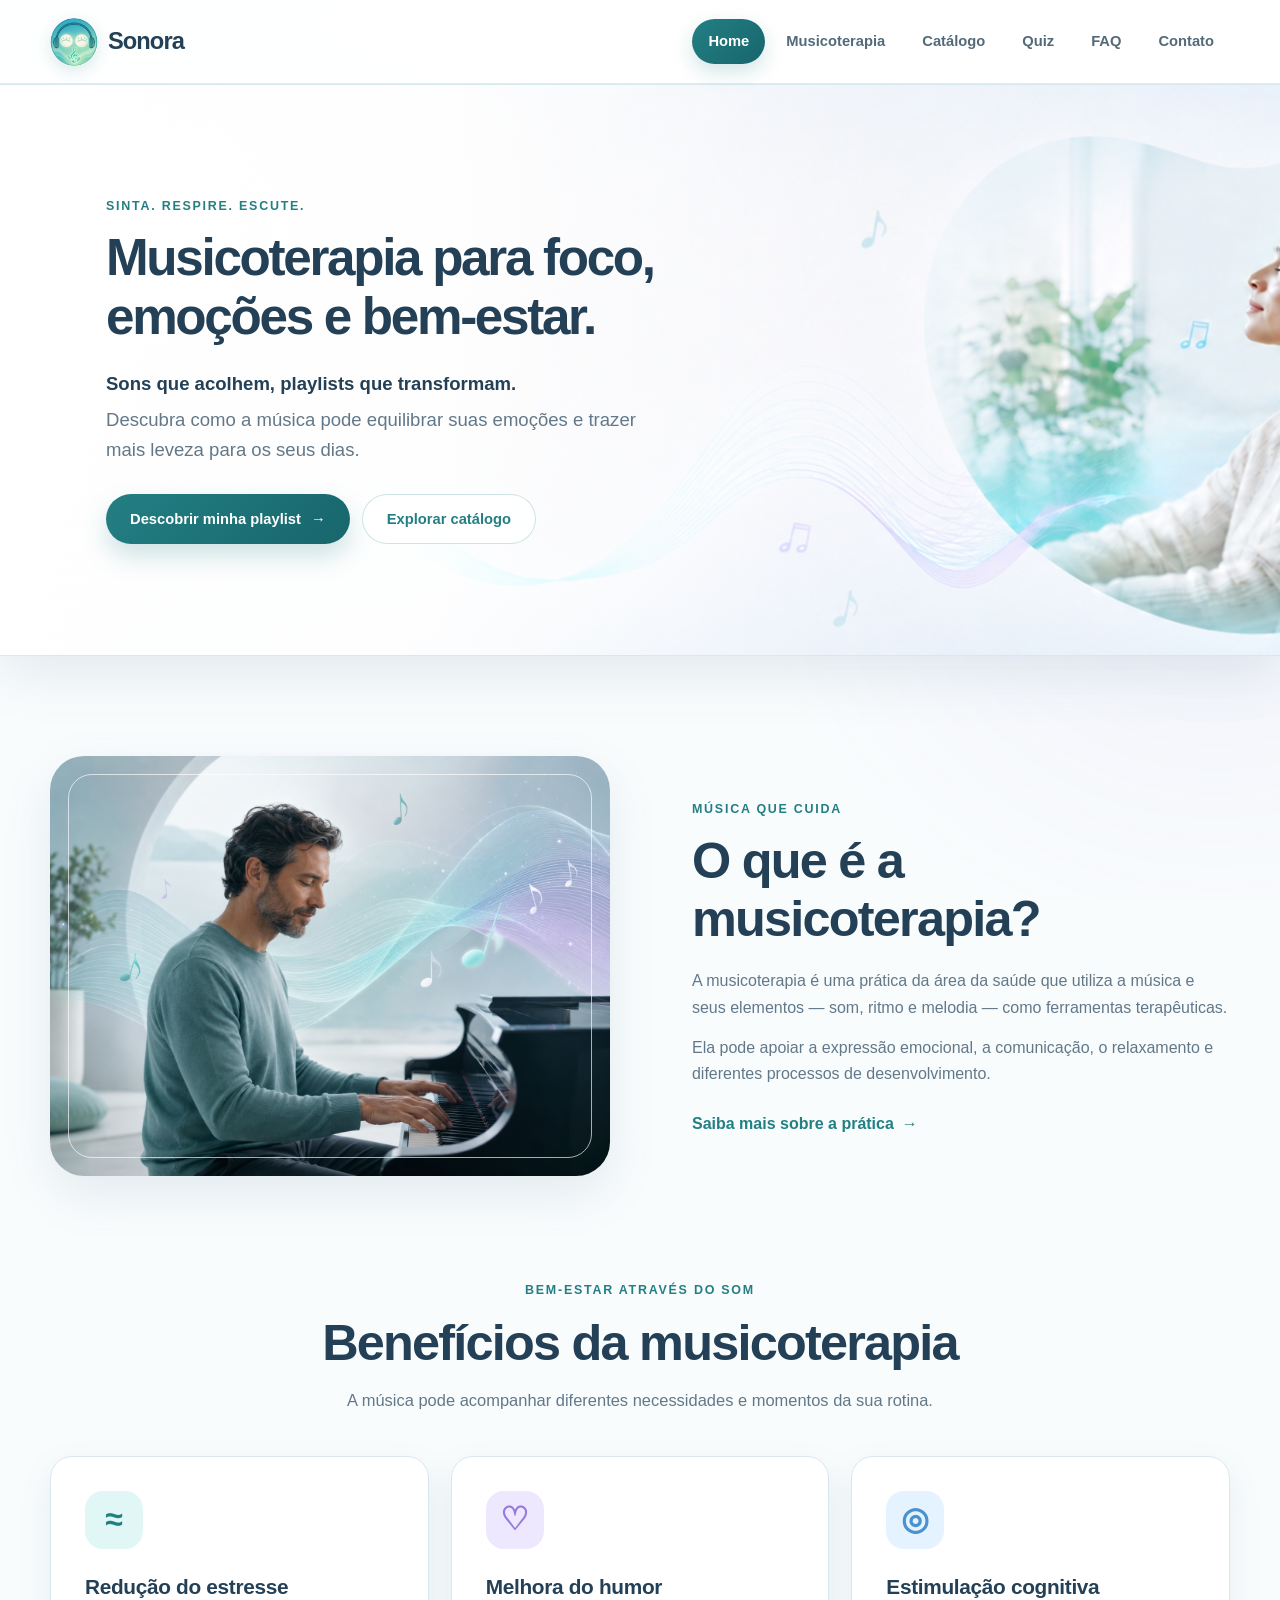
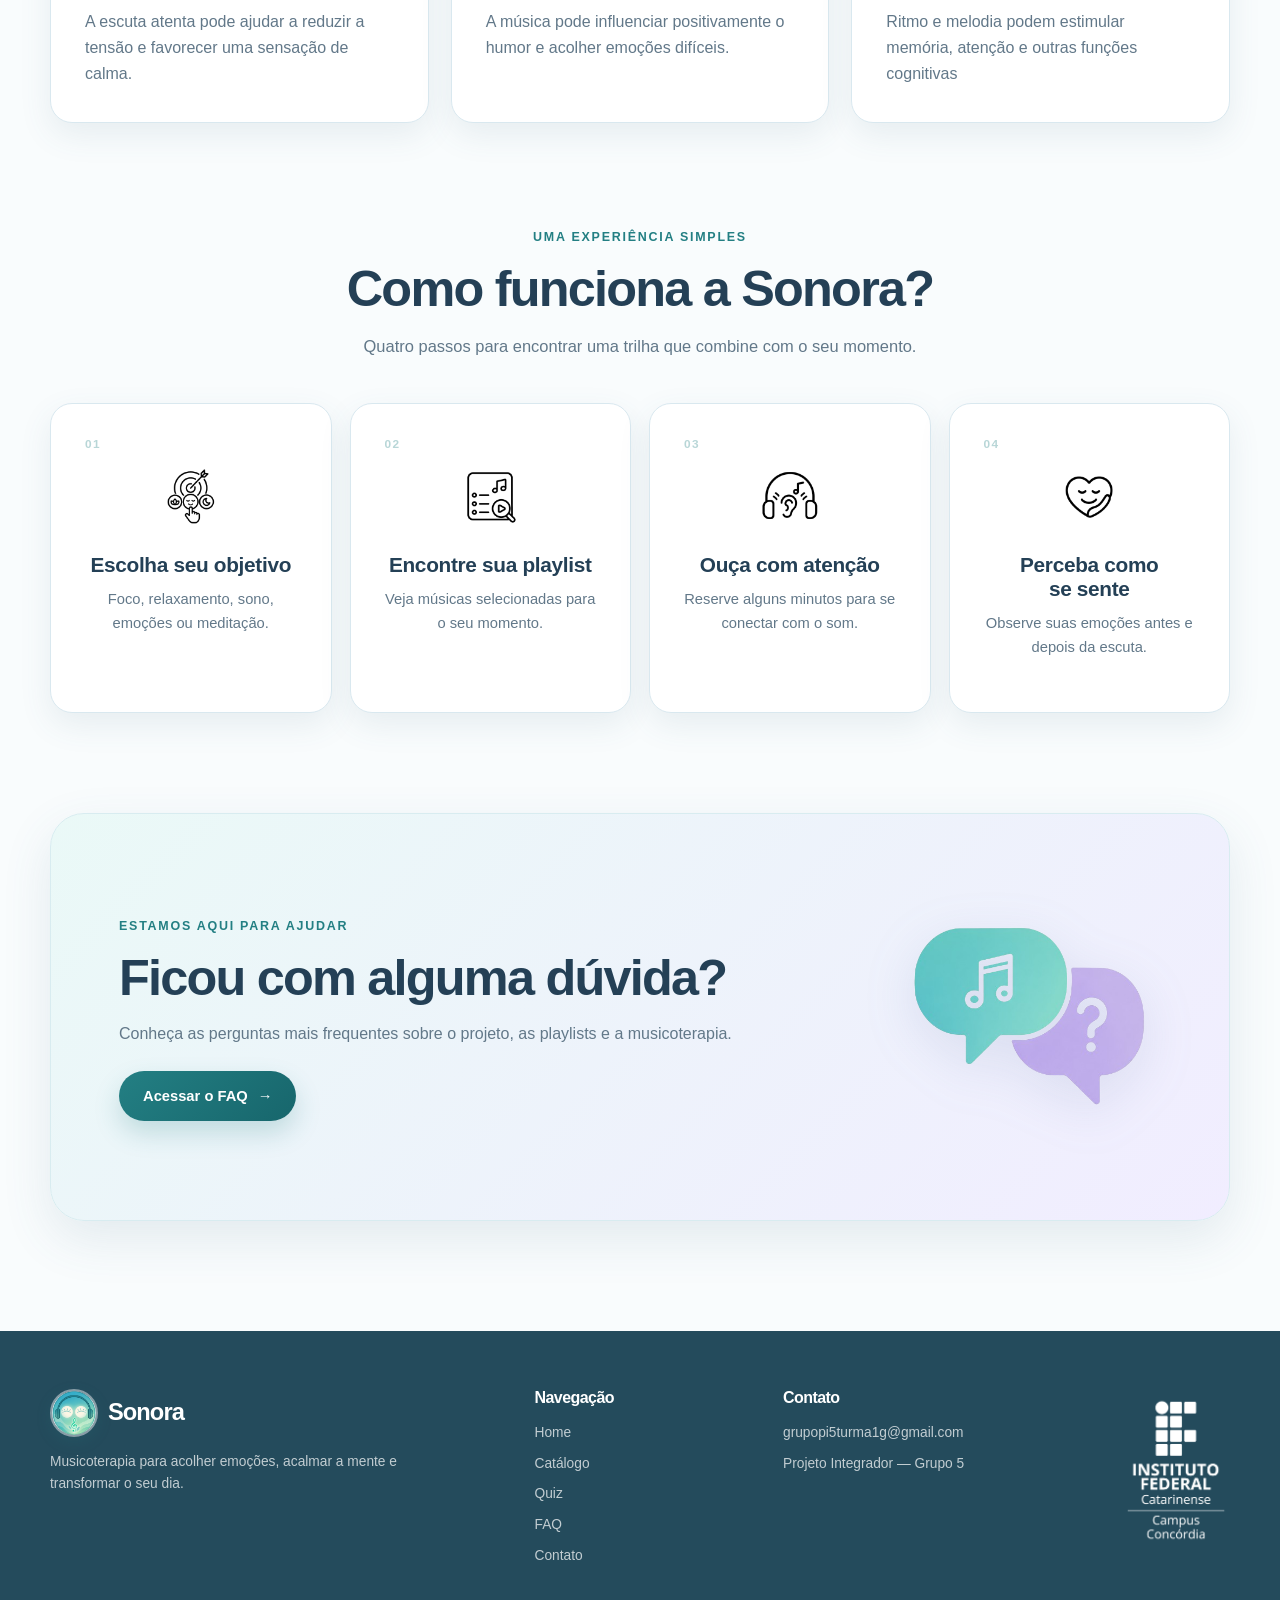
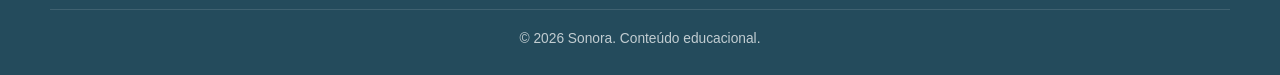
<file: index.html>
<!DOCTYPE html>
<html lang="pt-BR">

<head>
    <meta charset="UTF-8">
    <meta name="viewport" content="width=device-width, initial-scale=1.0">
    <meta name="description" content="Sonora: música para foco, emoções e bem-estar.">
    <title>Sonora - Home</title>
    <link rel="stylesheet" href="css/style.css">
    <script src="js/script.js" defer></script>
</head>

<body data-page="home">
    <header class="site_header">
        <div class="barra_de_navegacao">
            <a class="marca" href="index.html" aria-label="Sonora - página inicial">
                <img src="assets/imagens/01_logo_sonorav2.png" alt="" width="52" height="52">
                <span>Sonora</span>
            </a>
            <nav aria-label="Navegação principal">
                <a href="index.html">Home</a>
                <a href="html/musicoterapia_informacional.html">Musicoterapia</a>
                <a href="html/catalogo.html">Catálogo</a>
                <a href="html/quiz.html">Quiz</a>
                <a href="html/faq.html">FAQ</a>
                <a href="html/contato.html">Contato</a>
            </nav>
        </div>
    </header>

    <main>
        <section id="hero" class="hero hero_home">
            <img class="hero_imagem" src="assets/imagens/09_banner_home_wide.png" alt="Mulher ouvindo música com fones de ouvido" fetchpriority="high">
            <div class="hero_conteudo">
                <span class="eyebrow">Sinta. Respire. Escute.</span>
                <h1>Musicoterapia para foco, emoções e bem-estar.</h1>
                <p><strong>Sons que acolhem, playlists que transformam.</strong> Descubra como a música pode equilibrar suas emoções e trazer mais leveza para os seus dias.</p>
                <div class="hero_acoes">
                    <a class="botao botao_primario" href="html/quiz.html">Descobrir minha playlist <span aria-hidden="true">→</span></a>
                    <a class="botao botao_secundario" href="html/catalogo.html">Explorar catálogo</a>
                </div>
            </div>
        </section>

        <section class="secao sobre_musicoterapia" aria-labelledby="titulo_musicoterapia">
            <div class="imagem_moldura">
                <img src="assets/imagens/02_homem_piano.png" alt="Homem tocando piano em um ambiente tranquilo" loading="lazy">
            </div>
            <div class="secao_texto">
                <span class="eyebrow">Música que cuida</span>
                <h2 id="titulo_musicoterapia">O que é a musicoterapia?</h2>
                <p>A musicoterapia é uma prática da área da saúde que utiliza a música e seus elementos — som, ritmo e melodia — como ferramentas terapêuticas.</p>
                <p>Ela pode apoiar a expressão emocional, a comunicação, o relaxamento e diferentes processos de desenvolvimento.</p>
                <a class="link_seta" href="html/musicoterapia_informacional.html">Saiba mais sobre a prática <span aria-hidden="true">→</span></a>
            </div>
        </section>

        <section id="beneficios" class="secao secao_centralizada" aria-labelledby="titulo_beneficios">
            <div class="cabecalho_secao">
                <span class="eyebrow">Bem-estar através do som</span>
                <h2 id="titulo_beneficios">Benefícios da musicoterapia</h2>
                <p>A música pode acompanhar diferentes necessidades e momentos da sua rotina.</p>
            </div>
            <div class="beneficios_grid">
                <article class="beneficio">
                    <span class="icone_texto icone_turquesa" aria-hidden="true">≈</span>
                    <h3>Redução do estresse</h3>
                    <p>A escuta atenta pode ajudar a reduzir a tensão e favorecer uma sensação de calma.</p>
                </article>
                <article class="beneficio">
                    <span class="icone_texto icone_lilas" aria-hidden="true">♡</span>
                    <h3>Melhora do humor</h3>
                    <p>A música pode influenciar positivamente o humor e acolher emoções difíceis.</p>
                </article>
                <article class="beneficio">
                    <span class="icone_texto icone_azul" aria-hidden="true">◎</span>
                    <h3>Estimulação cognitiva</h3>
                    <p>Ritmo e melodia podem estimular memória, atenção e outras funções cognitivas</p>
                </article>
            </div>
        </section>

        <section id="como_funciona" class="secao secao_centralizada" aria-labelledby="titulo_como_funciona">
            <div class="cabecalho_secao">
                <span class="eyebrow">Uma experiência simples</span>
                <h2 id="titulo_como_funciona">Como funciona a Sonora?</h2>
                <p>Quatro passos para encontrar uma trilha que combine com o seu momento.</p>
            </div>
            <div class="passos_grid">
                <article class="funcionamento">
                    <span class="numero_passo">01</span>
                    <img src="assets/imagens/06_icone_escolha_objetivo.png" alt="" loading="lazy">
                    <h3>Escolha seu objetivo</h3>
                    <p>Foco, relaxamento, sono, emoções ou meditação.</p>
                </article>
                <article class="funcionamento">
                    <span class="numero_passo">02</span>
                    <img src="assets/imagens/04_icone_encontre_playlist.png" alt="" loading="lazy">
                    <h3>Encontre sua playlist</h3>
                    <p>Veja músicas selecionadas para o seu momento.</p>
                </article>
                <article class="funcionamento">
                    <span class="numero_passo">03</span>
                    <img src="assets/imagens/05_icone_ouca_com_atencao.png" alt="" loading="lazy">
                    <h3>Ouça com atenção</h3>
                    <p>Reserve alguns minutos para se conectar com o som.</p>
                </article>
                <article class="funcionamento">
                    <span class="numero_passo">04</span>
                    <img src="assets/imagens/07_icone_perceba_como_se_sente.png" alt="" loading="lazy">
                    <h3>Perceba como se sente</h3>
                    <p>Observe suas emoções antes e depois da escuta.</p>
                </article>
            </div>
        </section>

        <section class="secao cta_duvidas">
            <div>
                <span class="eyebrow">Estamos aqui para ajudar</span>
                <h2>Ficou com alguma dúvida?</h2>
                <p>Conheça as perguntas mais frequentes sobre o projeto, as playlists e a musicoterapia.</p>
                <a class="botao botao_primario" href="html/faq.html">Acessar o FAQ <span aria-hidden="true">→</span></a>
            </div>
            <img src="assets/imagens/10_ilustracao_duvidas_musica.png" alt="Balões de conversa sobre música" loading="lazy">
        </section>
    </main>

    <footer class="rodape">
        <div class="rodape_conteudo">
            <div class="rodape_marca">
                <a class="marca marca_rodape" href="index.html">
                    <img src="assets/imagens/01_logo_sonorav2.png" alt="" width="54" height="54" loading="lazy">
                    <span>Sonora</span>
                </a>
                <p>Musicoterapia para acolher emoções, acalmar a mente e transformar o seu dia.</p>
            </div>
            <div>
                <h2>Navegação</h2>
                <a href="index.html">Home</a>
                <a href="html/catalogo.html">Catálogo</a>
                <a href="html/quiz.html">Quiz</a>
                <a href="html/faq.html">FAQ</a>
                <a href="html/contato.html">Contato</a>
            </div>
            <div>
                <h2>Contato</h2>
                <a href="mailto:grupopi5turma1g@gmail.com">grupopi5turma1g@gmail.com</a>
                <p>Projeto Integrador — Grupo 5</p>
            </div>
            <img class="logo_ifc" src="assets/imagens/03_logo_ifc_campus_concordia.png" alt="Instituto Federal Catarinense - Campus Concórdia" loading="lazy">
        </div>
        <p class="rodape_base">© 2026 Sonora. Conteúdo educacional.</p>
    </footer>
</body>

</html>
</file>
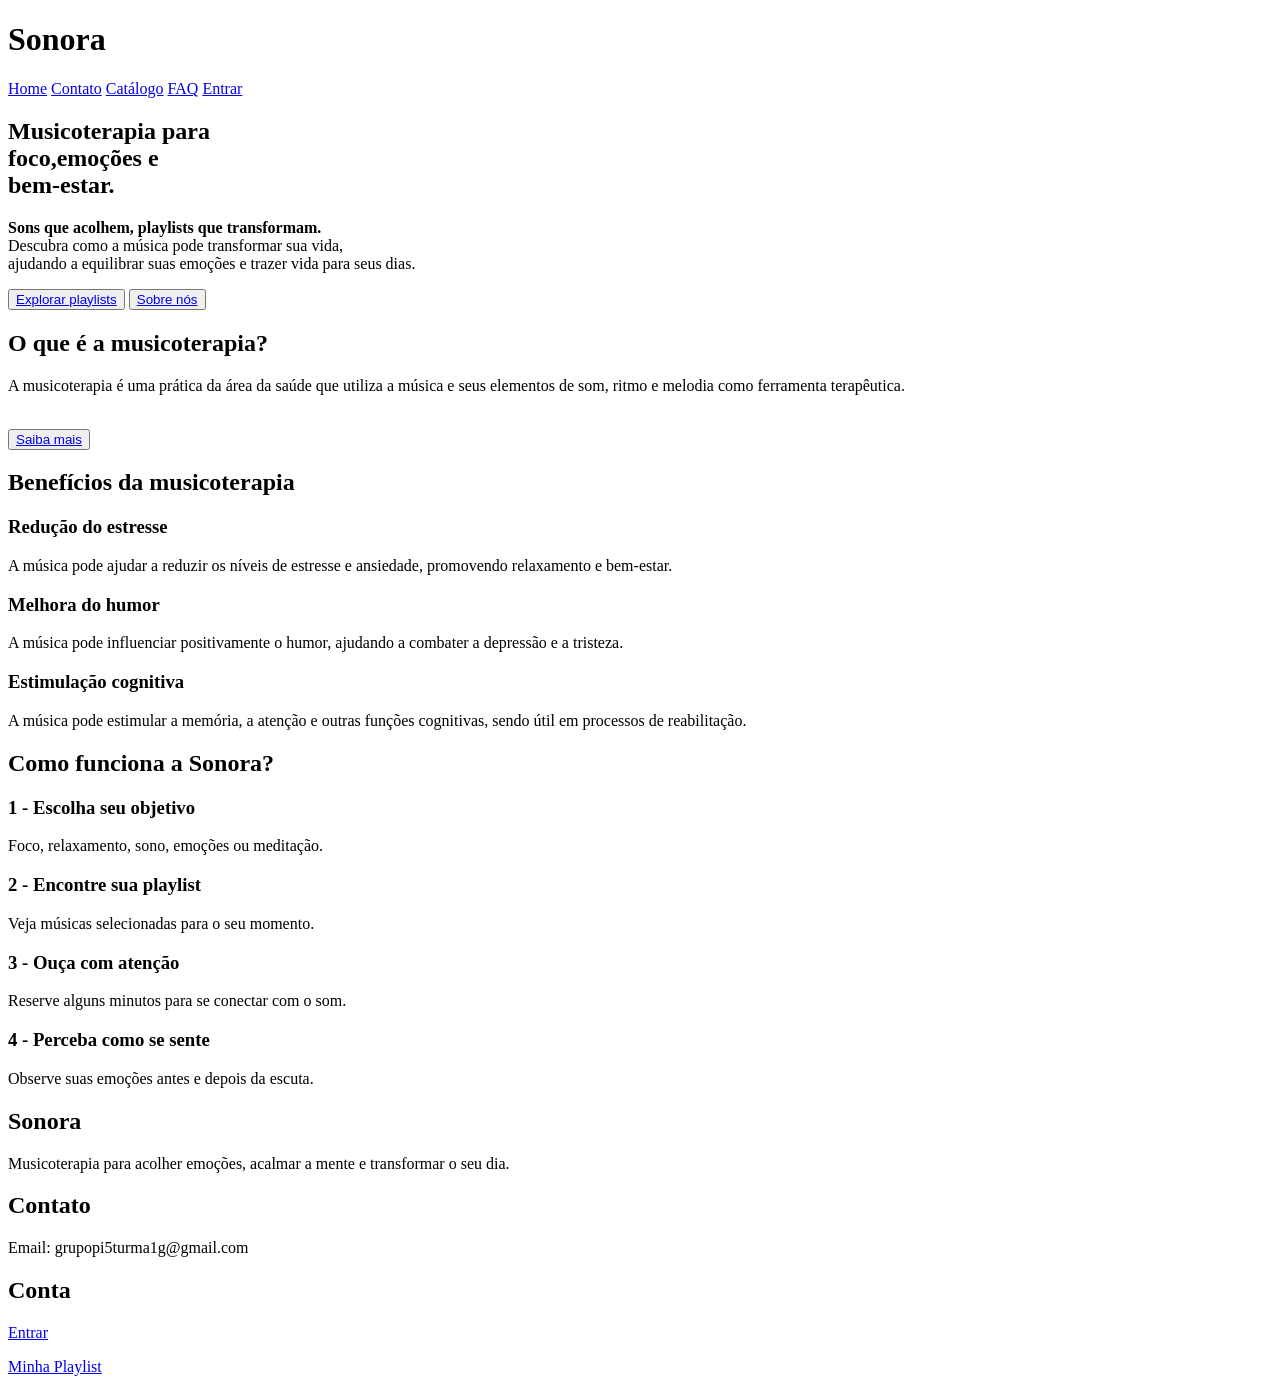
<file: html/index.html>
<!DOCTYPE html>
<html lang="PT-BR">
<head>
    <meta charset="UTF-8">
    <meta name="viewport" content="width=device-width, initial-scale=1.0">
    <title>Sonora - Home</title>
</head>
<body>
    <header>
    <div class="barra_de_navegacao">
        <h1>Sonora</h1> <!-- deixar os botões de navegação no lado direito do título -->
        <nav>
            <a href="index.html">Home</a>
            <a href="contato.html">Contato</a>
            <a href="catalogo.html">Catálogo</a>
            <a href="faq.html">FAQ</a>
            <a href="entrar.html">Entrar</a>
        </nav>
    </div>
    </header>
    <main>
    <section id="hero"><!-- colocar a imagem de fundo, texto alinhado a esquerda, e uma imagem a direita -->
        <h1>Musicoterapia para<br>foco,emoções e <br>bem-estar.</h1>
        <p><strong>Sons que acolhem, playlists que transformam.<br></strong> 
        Descubra como a música pode transformar sua vida,<br> ajudando a
        equilibrar suas emoções e trazer vida para seus dias.</p>
        <button><a href="catalogo.html">Explorar playlists</a></button> <button><a href="sobre_nos.html">Sobre nós</a></button>
    <br>
    </section>
    <section id="O que é a musicoterapia?">
        <div>
        <h2>O que é a musicoterapia?</h2>
        <p>A musicoterapia é uma prática da
        área da saúde que utiliza a música e seus elementos
        de som, ritmo e melodia como ferramenta terapêutica.</p><br>
        <button><a href="musicoterapia_informacional.html">Saiba mais</a></button>
        </div>
    </section>
    <section id="beneficios"><!-- alinhar os cards lado a lado -->
        <h2>Benefícios da musicoterapia</h2>
        <div class="beneficio">
            <h3>Redução do estresse</h3>
            <p>A música pode ajudar a reduzir os níveis de estresse e ansiedade, 
            promovendo relaxamento e bem-estar.</p>
        </div>
        <div class="beneficio">
            <h3>Melhora do humor</h3>
            <p>A música pode influenciar positivamente o humor, 
            ajudando a combater a depressão e a tristeza.</p>
        </div>
        <div class="beneficio">
            <h3>Estimulação cognitiva</h3>
            <p>A música pode estimular a memória, a atenção e outras funções cognitivas,
            sendo útil em processos de reabilitação.</p>
        </div>
    </section>
    <section id="como_funciona">
        <div class="funcionamento">
        <h2>Como funciona a Sonora?</h2>
            <h3>1 - Escolha seu objetivo</h3>
            <p>Foco, relaxamento, sono, emoções ou meditação.</p>
        </div>
        <div class="funcionamento">
            <h3>2 - Encontre sua playlist</h3>
            <p>Veja músicas selecionadas para o seu momento.</p>
        </div>
        <div class="funcionamento">
            <h3>3 - Ouça com atenção</h3>
            <p>Reserve alguns minutos para se conectar com o som.</p>
        </div>
        <div class="funcionamento">
            <h3>4 - Perceba como se sente</h3>
            <p>Observe suas emoções antes e depois da escuta.</p>
        </div>
    </section>
    </main>
    <footer class="rodape">
        <div id="sonora_rodape">
            <h2>Sonora</h2>
            <p>Musicoterapia para acolher emoções, acalmar a mente e transformar o seu dia.</p>
        </div>
        <div id="contato">
            <h2>Contato</h2>
            <p>Email: grupopi5turma1g@gmail.com</p>
        </div>
        <div id="conta">
            <h2>Conta</h2>
            <p><a href="#">Entrar</a></p>
            <p><a href="#">Minha Playlist</a></p>
        </div>
    </footer>
</body>
</html>
</file>
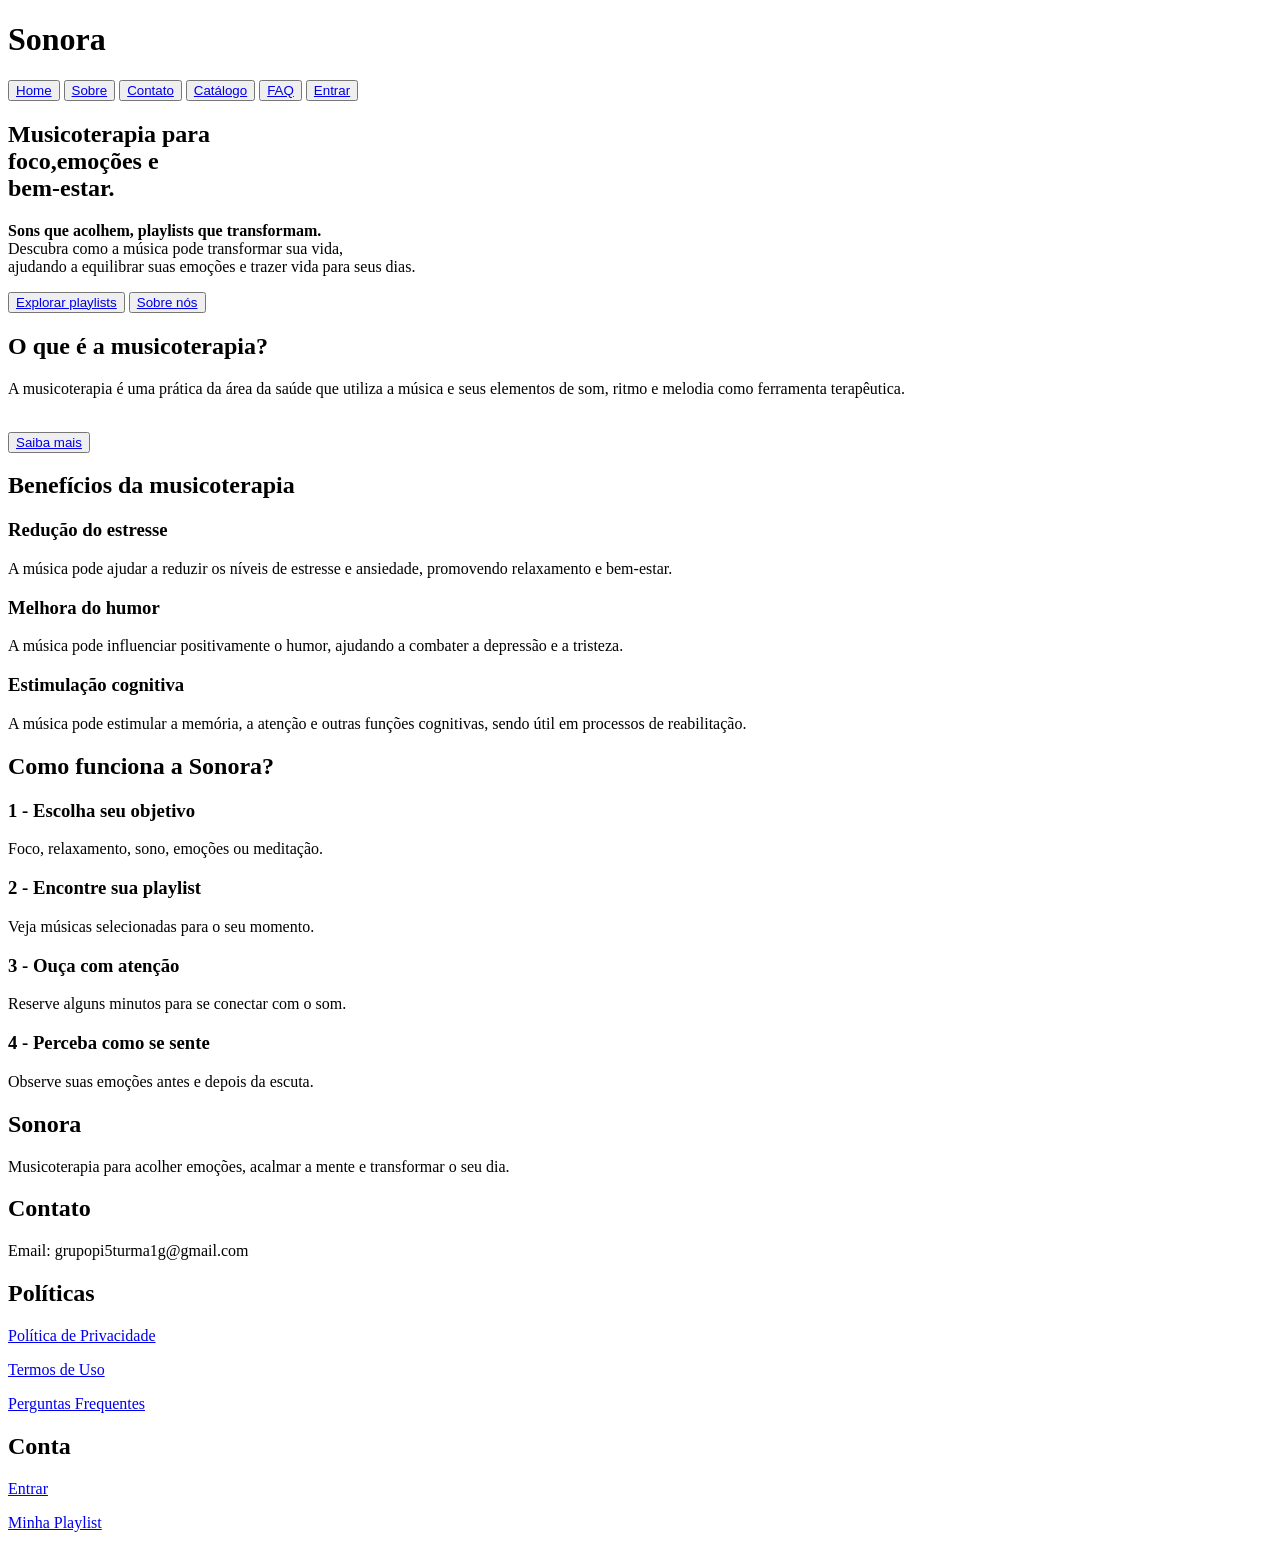
<file: home.html>
<!DOCTYPE html>
<html lang="en">
<head>
    <meta charset="UTF-8">
    <meta name="viewport" content="width=device-width, initial-scale=1.0">
    <title>Sonora - Home</title>
</head>
<body>
    <div class="header">
        <h1>Sonora</h1> <!-- deixar os botões de navegação no lado direito do título -->
        <nav>
            <button><a href="home.html">Home</a></button>
            <button><a href="sobre_nos.html">Sobre</a></button>
            <button><a href="contato.html">Contato</a></button>
            <button><a href="catalogo.html">Catálogo</a></button>
            <button><a href="faq.html">FAQ</a></button>
            <button><a href="entrar.html">Entrar</a></button>
        </nav>
    </div>
    <section id="home"><!-- colocar a imagem de fundo, texto alinhado a esquerda, e uma imagem a direita -->
        <h1>Musicoterapia para<br>foco,emoções e <br>bem-estar.</h1>
        <p><strong>Sons que acolhem, playlists que transformam.<br></strong> 
        Descubra como a música pode transformar sua vida,<br> ajudando a
        equilibrar suas emoções e trazer vida para seus dias.</p>
        <button><a href="catalogo.html">Explorar playlists</a></button> <button><a href="sobre_nos.html">Sobre nós</a></button>
    <br>
    </section>
    <section id="O que é a musicoterapia?">
        <div>
        <h2>O que é a musicoterapia?</h2>
        <p>A musicoterapia é uma prática da 
        área da saúde que utiliza a música e seus elementos
        de som, ritmo e melodia como ferramenta terapêutica.</p><br>
        <button><a href="musicoterapia_informacional.html">Saiba mais</a></button>
        </div>
    </section>
    <section id="beneficios"><!-- alinhar os cards lado a lado -->
        <h2>Benefícios da musicoterapia</h2>
        <div class="beneficio">
            <h3>Redução do estresse</h3>
            <p>A música pode ajudar a reduzir os níveis de estresse e ansiedade, 
            promovendo relaxamento e bem-estar.</p>
        </div>
        <div class="beneficio">
            <h3>Melhora do humor</h3>
            <p>A música pode influenciar positivamente o humor, 
            ajudando a combater a depressão e a tristeza.</p>
        </div>
        <div class="beneficio">
            <h3>Estimulação cognitiva</h3>
            <p>A música pode estimular a memória, a atenção e outras funções cognitivas,
            sendo útil em processos de reabilitação.</p>
        </div>
    </section>
    <section id="como_funciona">
        <div class="funcionamento">
        <h2>Como funciona a Sonora?</h2>
            <h3>1 - Escolha seu objetivo</h3>
            <p>Foco, relaxamento, sono, emoções ou meditação.</p>
        </div>
        <div class="funcionamento">
            <h3>2 - Encontre sua playlist</h3>
            <p>Veja músicas selecionadas para o seu momento.</p>
        </div>
        <div class="funcionamento">
            <h3>3 - Ouça com atenção</h3>
            <p>Reserve alguns minutos para se conectar com o som.</p>
        </div>
        <div class="funcionamento">
            <h3>4 - Perceba como se sente</h3>
            <p>Observe suas emoções antes e depois da escuta.</p>
        </div>
    </section>
    <footer class="rodape">
        <div id="sonora_rodape">
            <h2>Sonora</h2>
            <p>Musicoterapia para acolher emoções, acalmar a mente e transformar o seu dia.</p>
        </div>
        <div id="contato">
            <h2>Contato</h2>
            <p>Email: grupopi5turma1g@gmail.com</p>
        </div>
        <div id="politicas">
            <h2>Políticas</h2>
            <p><a href="#">Política de Privacidade</a></p>
            <p><a href="#">Termos de Uso</a></p>
            <p><a href="#">Perguntas Frequentes</a></p>
        </div>
        <div id="conta">
            <h2>Conta</h2>
            <p><a href="#">Entrar</a></p>
            <p><a href="#">Minha Playlist</a></p>
        </div>
    </footer>
</body>
</html>
</file>
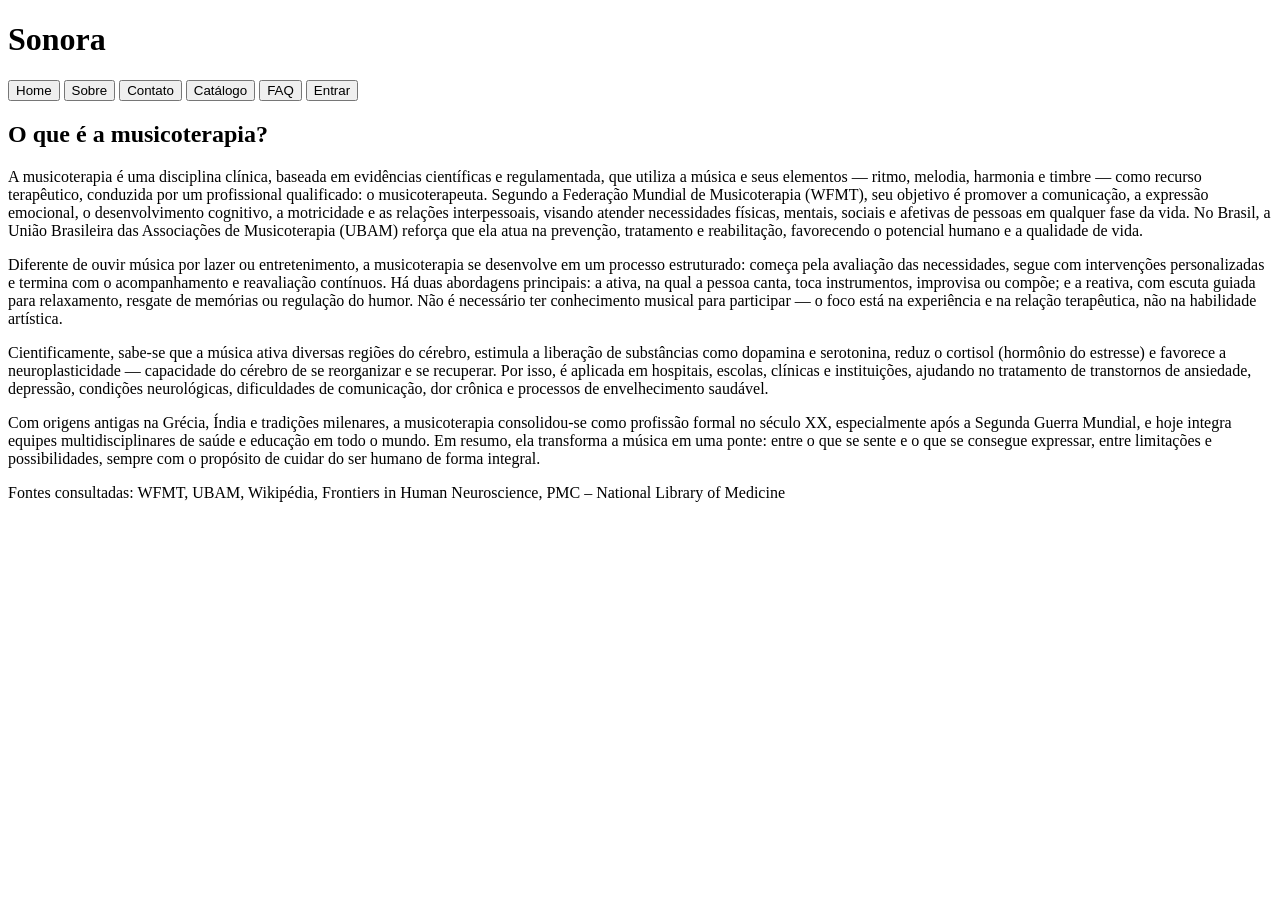
<file: musicoterapia_informacional.html>
<!DOCTYPE html>
<html lang="en">
<head>
    <meta charset="UTF-8">
    <meta name="viewport" content="width=device-width, initial-scale=1.0">
    <title>Sonora - Informacional</title>
</head>
<body>
    <div class="header">
        <h1>Sonora</h1> <!-- deixar os botões de navegação no lado direito do título -->
        <nav>
            <button>Home</button>
            <button>Sobre</button>
            <button>Contato</button>
            <button>Catálogo</button>
            <button>FAQ</button>
            <button>Entrar</button>
        </nav>
    </div>
    <section id="home"><!-- colocar a imagem de fundo, texto alinhado a esquerda, e uma imagem a direita -->
        <h1>O que é a musicoterapia?</h1>
        <p>A musicoterapia é uma disciplina clínica, 
        baseada em evidências científicas e regulamentada, 
        que utiliza a música e seus elementos — ritmo, melodia, 
        harmonia e timbre — como recurso terapêutico, 
        conduzida por um profissional qualificado: o musicoterapeuta. 
        Segundo a Federação Mundial de Musicoterapia (WFMT), 
        seu objetivo é promover a comunicação, a expressão emocional, 
        o desenvolvimento cognitivo, a motricidade e as relações interpessoais, 
        visando atender necessidades físicas, mentais, 
        sociais e afetivas de pessoas em qualquer fase da vida. 
        No Brasil, a União Brasileira das Associações de Musicoterapia (UBAM) 
        reforça que ela atua na prevenção, tratamento e reabilitação, 
        favorecendo o potencial humano e a qualidade de vida.</p>
        <p>Diferente de ouvir música por lazer ou entretenimento, a musicoterapia se desenvolve em um processo estruturado: 
            começa pela avaliação das necessidades, segue com intervenções personalizadas e termina com o acompanhamento 
            e reavaliação contínuos. Há duas abordagens principais: a ativa, na qual a pessoa canta, toca instrumentos, 
            improvisa ou compõe; e a reativa, com escuta guiada para relaxamento, resgate de memórias ou regulação do humor. 
            Não é necessário ter conhecimento musical para participar 
            — o foco está na experiência e na relação terapêutica, não na habilidade artística.
        </p>
        <p>Cientificamente, sabe-se que a música ativa diversas regiões do cérebro, estimula a liberação 
            de substâncias como dopamina e serotonina, reduz o cortisol (hormônio do estresse) e favorece a 
            neuroplasticidade — capacidade do cérebro de se reorganizar e se recuperar. 
            Por isso, é aplicada em hospitais, escolas, clínicas e instituições, 
            ajudando no tratamento de transtornos de ansiedade, depressão, condições neurológicas, 
            dificuldades de comunicação, dor crônica e processos de envelhecimento saudável.
        </p>
        <p>Com origens antigas na Grécia, Índia e tradições milenares, a musicoterapia consolidou-se como profissão 
            formal no século XX, especialmente após a Segunda Guerra Mundial, 
            e hoje integra equipes multidisciplinares de saúde e educação em todo o mundo.
            Em resumo, ela transforma a música em uma ponte: entre o que se sente e o que se consegue expressar, 
            entre limitações e possibilidades, sempre com o propósito de cuidar do ser humano de forma integral.
        </p>
        <p>Fontes consultadas: WFMT, UBAM, Wikipédia, Frontiers in Human Neuroscience, PMC – National Library of Medicine
        </p>
    <br>
    </section>
</body>
</html>
</file>
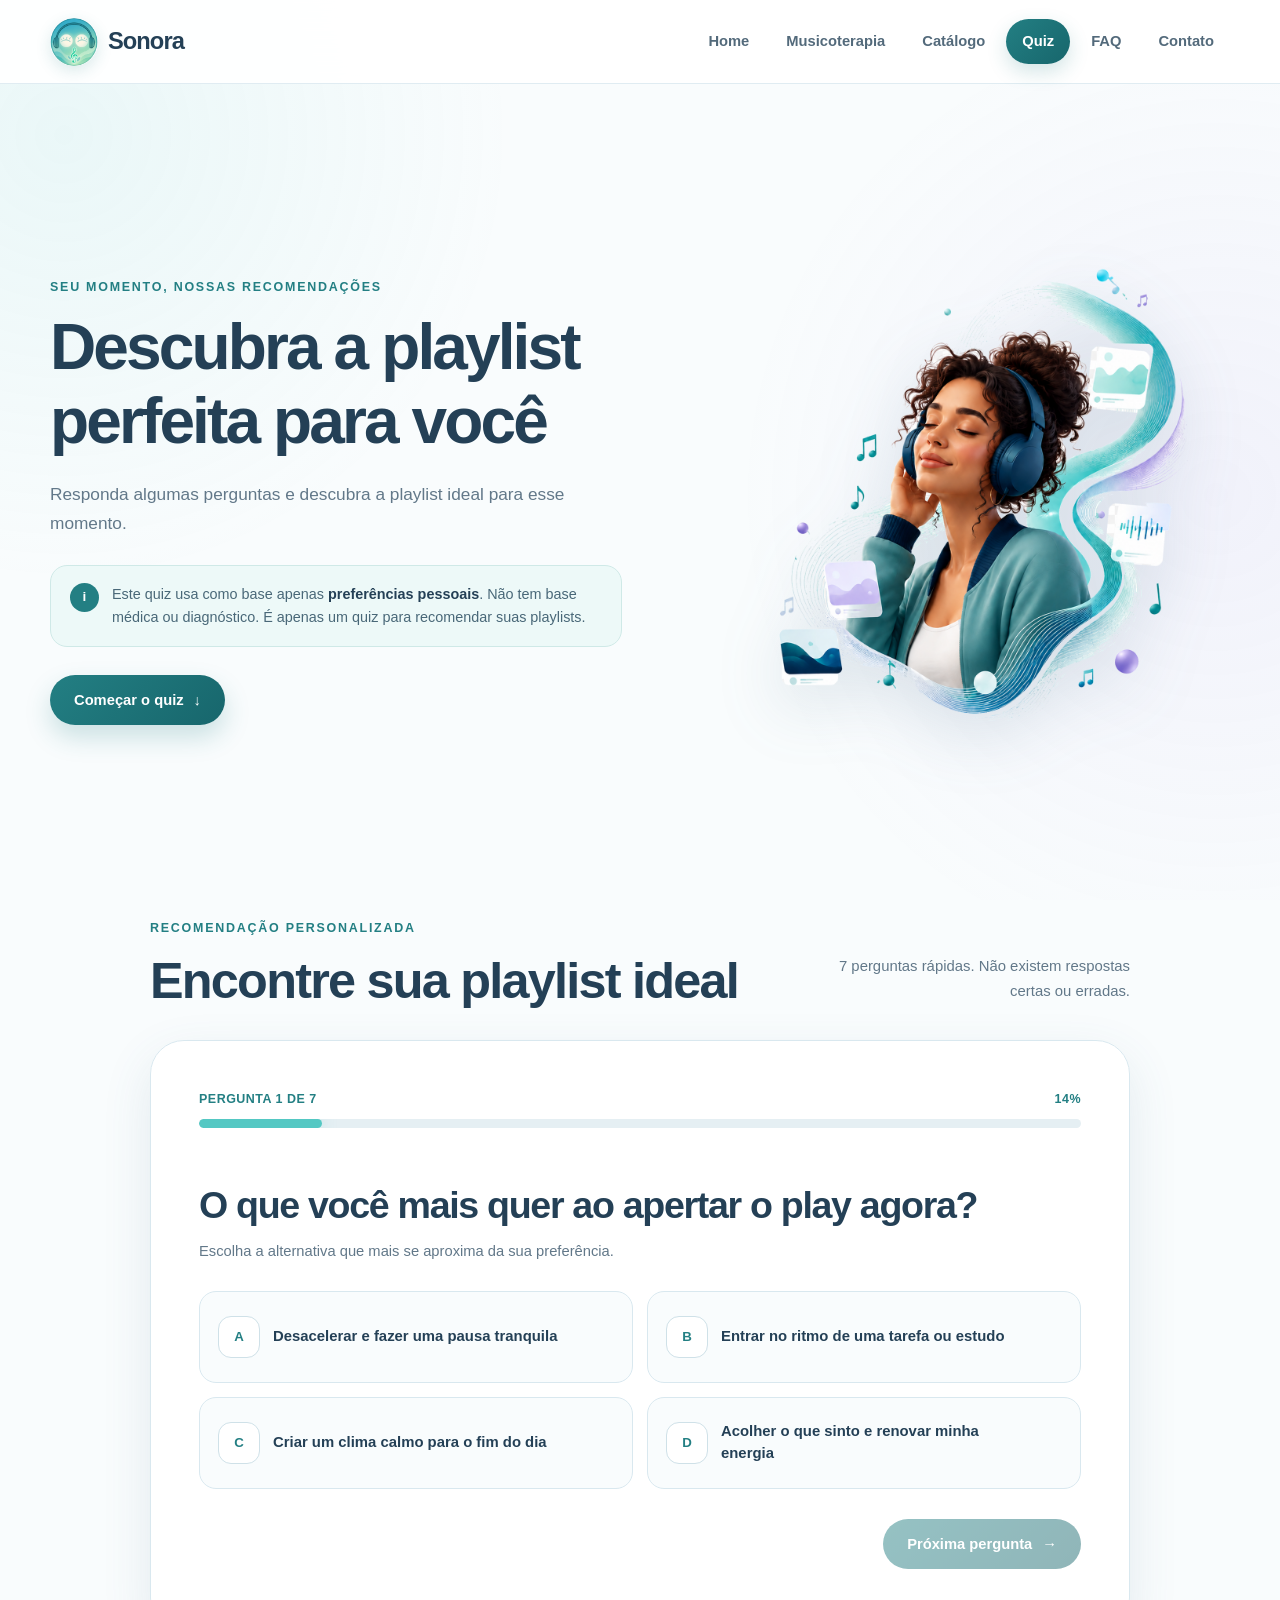
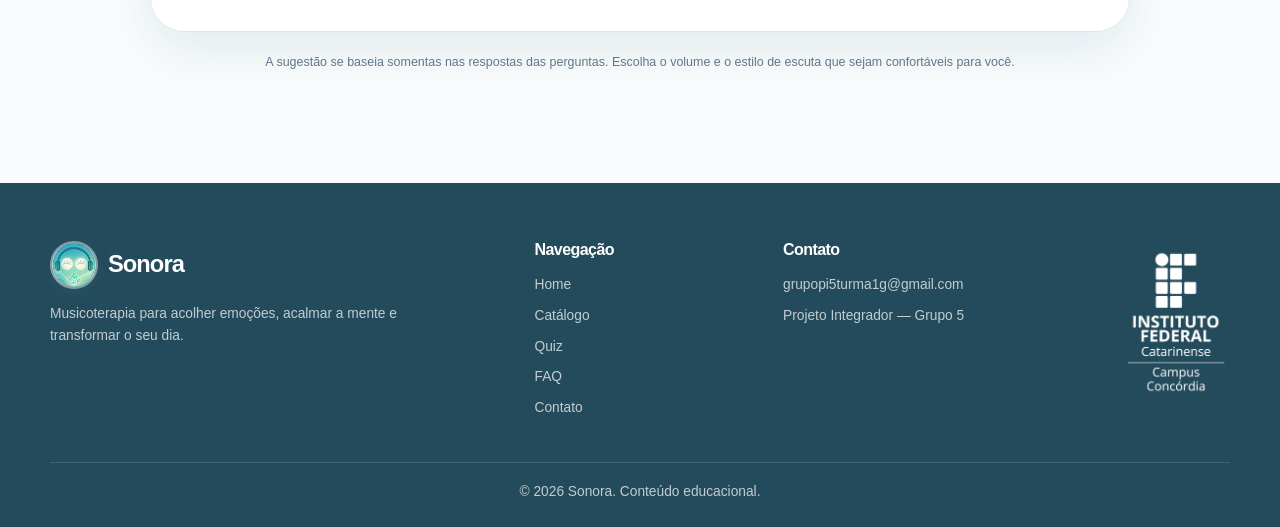
<file: quiz.html>
<!DOCTYPE html>
<html lang="pt-BR">

<head>
    <meta charset="UTF-8">
    <meta name="viewport" content="width=device-width, initial-scale=1.0">
    <meta name="description" content="Quiz Sonora de preferências musicais para recomendar playlists de relaxamento, foco, sono ou emoções.">
    <title>Sonora - Quiz de playlists</title>
    <link rel="stylesheet" href="css/style.css">
    <script src="js/script.js" defer></script>
    <script src="js/quiz.js" defer></script>
</head>

<body data-page="quiz">
    <header class="site_header">
        <div class="barra_de_navegacao">
            <a class="marca" href="index.html" aria-label="Sonora - página inicial">
                <img src="assets/imagens/01_logo_sonorav2.png" alt="" width="52" height="52">
                <span>Sonora</span>
            </a>
            <nav aria-label="Navegação principal">
                <a href="index.html">Home</a>
                <a href="html/musicoterapia_informacional.html">Musicoterapia</a>
                <a href="html/catalogo.html">Catálogo</a>
                <a href="quiz.html">Quiz</a>
                <a href="html/faq.html">FAQ</a>
                <a href="html/contato.html">Contato</a>
            </nav>
        </div>
    </header>

    <main class="quiz_pagina">
        <section class="quiz_intro secao" aria-labelledby="quiz_titulo_pagina">
            <div class="quiz_intro_texto">
                <span class="eyebrow">Seu momento, nossas recomendações</span>
                <h1 id="quiz_titulo_pagina">Descubra a playlist perfeita para você</h1>
                <p>Responda algumas perguntas e descubra a playlist ideal para esse momento.</p>
                <aside class="quiz_aviso" aria-label="Sobre este quiz">
                    <span class="quiz_aviso_icone" aria-hidden="true">i</span>
                    <p>Este quiz usa como base apenas <strong>preferências pessoais</strong>. Não tem base médica ou diagnóstico. É apenas um quiz para recomendar suas playlists.</p>
                </aside>
                <a class="botao botao_primario" href="#quiz">Começar o quiz <span aria-hidden="true">↓</span></a>
            </div>

            <div class="quiz_intro_imagem">
                <img src="assets/imagens/imagem_lateral_quiz.png" alt="Ilustração de mulher ouvindo música com um fone de ouvido" width="1122" height="1402" loading="lazy">
            </div>

        </section>

        <section id="quiz" class="quiz_secao secao" aria-labelledby="quiz_titulo">
            <div class="quiz_cabecalho">
                <div>
                    <span class="eyebrow">Recomendação personalizada</span>
                    <h2 id="quiz_titulo">Encontre sua playlist ideal</h2>
                </div>
                <p>7 perguntas rápidas. Não existem respostas certas ou erradas.</p>
            </div>

            <div class="quiz_painel">
                <div class="quiz_progresso_cabecalho" aria-live="polite" aria-atomic="true">
                    <p id="quiz_progresso_texto">Pergunta 1 de 7</p>
                    <span id="quiz_progresso_porcentagem" aria-hidden="true">14%</span>
                </div>
                <div
                    id="quiz_progresso"
                    class="quiz_progresso"
                    role="progressbar"
                    aria-label="Progresso do quiz"
                    aria-valuemin="0"
                    aria-valuemax="7"
                    aria-valuenow="1"
                >
                    <span id="quiz_progresso_barra"></span>
                </div>

                <div id="quiz_conteudo" class="quiz_conteudo" aria-live="polite"></div>

            </div>

            <p class="quiz_nota_final">A sugestão se baseia somentas nas respostas das perguntas. Escolha o volume e o estilo de escuta que sejam confortáveis para você.</p>
        </section>
    </main>

    <footer class="rodape">
        <div class="rodape_conteudo">
            <div class="rodape_marca">
                <a class="marca marca_rodape" href="index.html">
                    <img src="assets/imagens/01_logo_sonorav2.png" alt="" width="54" height="54" loading="lazy">
                    <span>Sonora</span>
                </a>
                <p>Musicoterapia para acolher emoções, acalmar a mente e transformar o seu dia.</p>
            </div>
            <div>
                <h2>Navegação</h2>
                <a href="index.html">Home</a>
                <a href="html/catalogo.html">Catálogo</a>
                <a href="quiz.html">Quiz</a>
                <a href="html/faq.html">FAQ</a>
                <a href="html/contato.html">Contato</a>
            </div>
            <div>
                <h2>Contato</h2>
                <a href="mailto:grupopi5turma1g@gmail.com">grupopi5turma1g@gmail.com</a>
                <p>Projeto Integrador — Grupo 5</p>
            </div>
            <img class="logo_ifc" src="assets/imagens/03_logo_ifc_campus_concordia.png" alt="Instituto Federal Catarinense - Campus Concórdia" loading="lazy">
        </div>
        <p class="rodape_base">© 2026 Sonora. Conteúdo educacional.</p>
    </footer>
</body>

</html>
</file>
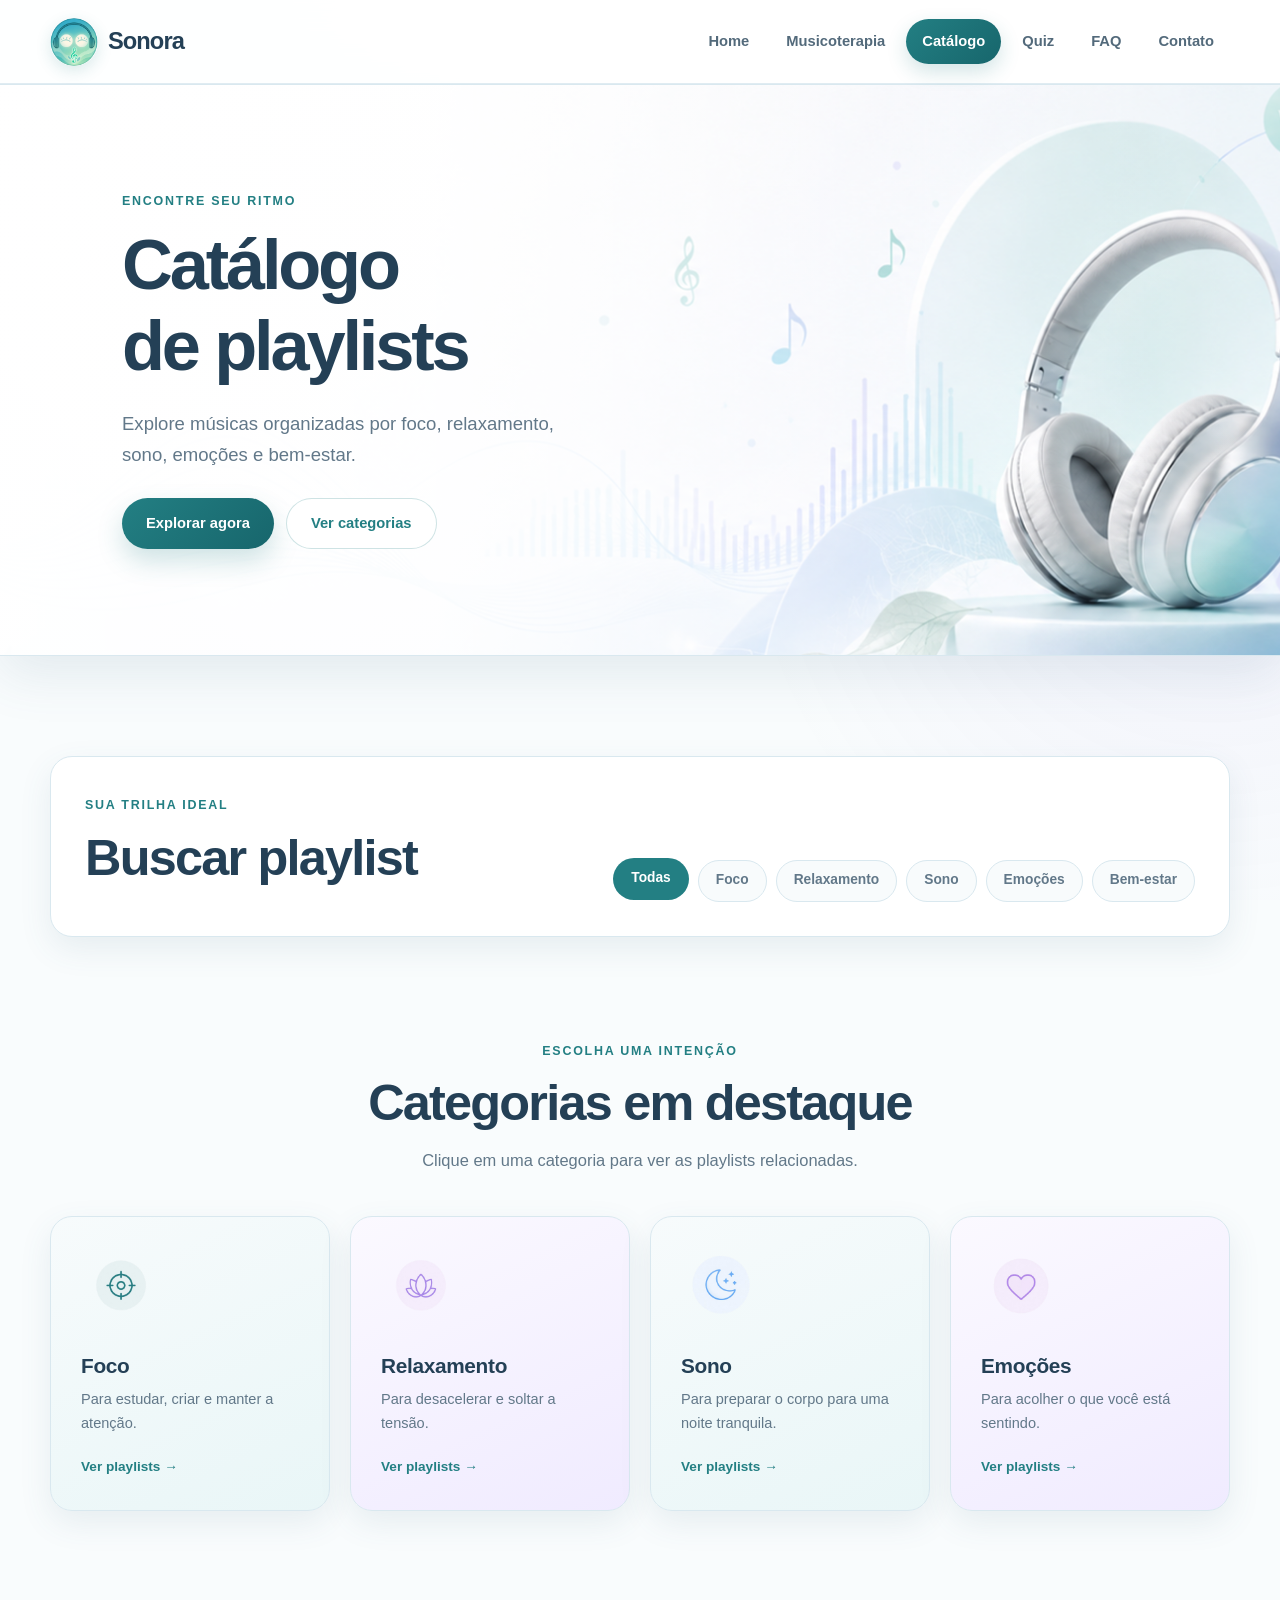
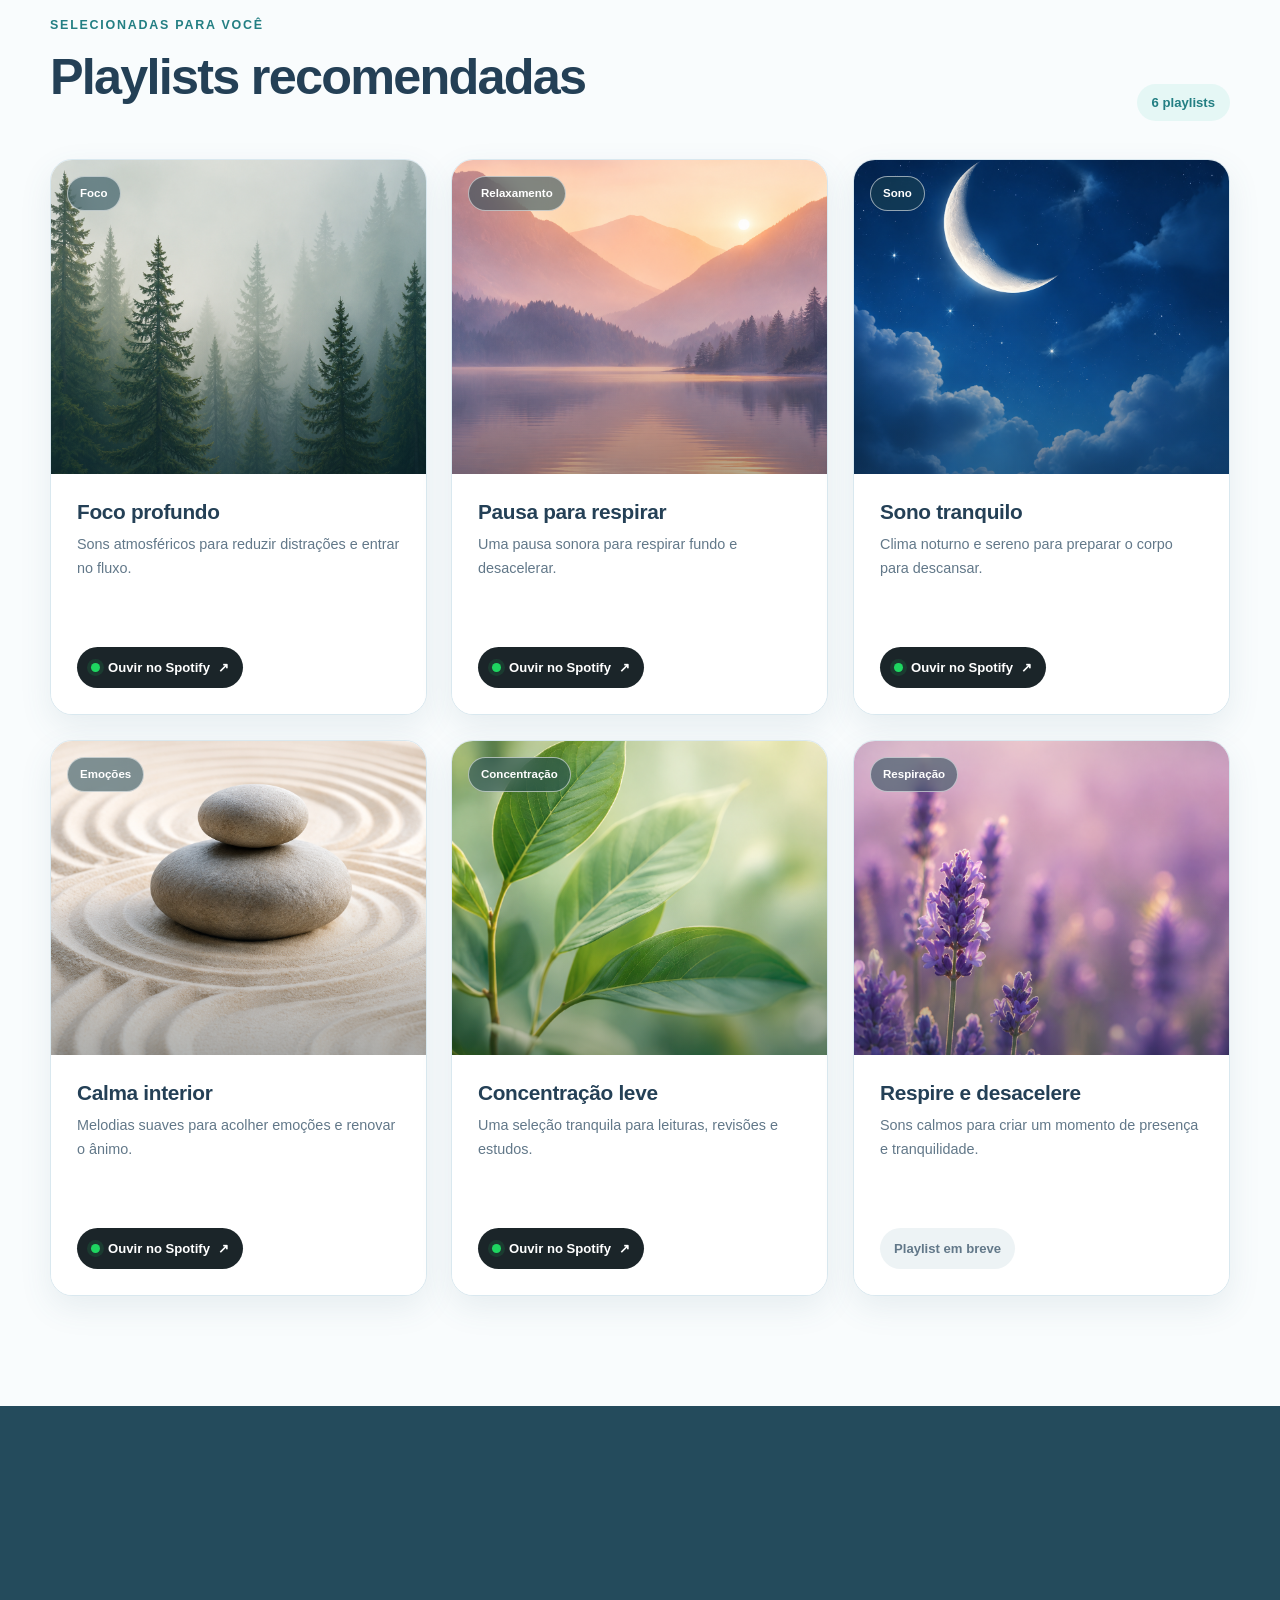
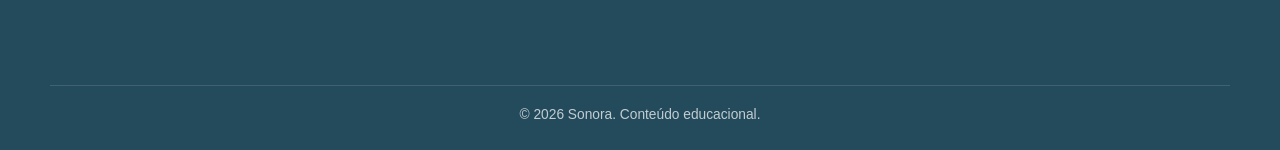
<file: html/catalogo.html>
<!DOCTYPE html>
<html lang="pt-BR">

<head>
    <meta charset="UTF-8">
    <meta name="viewport" content="width=device-width, initial-scale=1.0">
    <meta name="description" content="Playlists Sonora para foco, relaxamento, sono e bem-estar.">
    <title>Sonora - Catálogo</title>
    <link rel="stylesheet" href="../css/style.css">
    <script src="../js/script.js" defer></script>
</head>

<body data-page="catalogo">
    <header class="site_header">
        <div class="barra_de_navegacao">
            <a class="marca" href="../index.html" aria-label="Sonora - página inicial">
                <img src="../assets/imagens/01_logo_sonorav2.png" alt="" width="52" height="52">
                <span>Sonora</span>
            </a>
            <nav aria-label="Navegação principal">
                <a href="../index.html">Home</a>
                <a href="musicoterapia_informacional.html">Musicoterapia</a>
                <a href="catalogo.html">Catálogo</a>
                <a href="quiz.html">Quiz</a>
                <a href="faq.html">FAQ</a>
                <a href="contato.html">Contato</a>
            </nav>
        </div>
    </header>

    <main>
        <section id="hero" class="hero hero_interno hero_catalogo">
            <img class="hero_imagem" src="../assets/imagens/19_banner_catalogo_wide.png" alt="Fones de ouvido cercados por elementos naturais e musicais" fetchpriority="high">
            <div class="hero_conteudo">
                <span class="eyebrow">Encontre seu ritmo</span>
                <h1>Catálogo de playlists</h1>
                <p>Explore músicas organizadas por foco, relaxamento, sono, emoções e bem-estar.</p>
                <div class="hero_acoes">
                    <a class="botao botao_primario" href="#playlists">Explorar agora</a>
                    <a class="botao botao_secundario" href="#categorias">Ver categorias</a>
                </div>
            </div>
        </section>

        <section id="buscar_playlist" class="secao filtro_secao" aria-labelledby="titulo_filtros">
            <div class="cabecalho_secao alinhado_esquerda">
                <span class="eyebrow">Sua trilha ideal</span>
                <h2 id="titulo_filtros">Buscar playlist</h2>
            </div>
            <div class="filtros" role="group" aria-label="Filtros de playlists">
                <button class="filtro ativo" type="button" data-filter="todos" aria-pressed="true">Todas</button>
                <button class="filtro" type="button" data-filter="foco" aria-pressed="false">Foco</button>
                <button class="filtro" type="button" data-filter="relaxamento" aria-pressed="false">Relaxamento</button>
                <button class="filtro" type="button" data-filter="sono" aria-pressed="false">Sono</button>
                <button class="filtro" type="button" data-filter="emocoes" aria-pressed="false">Emoções</button>
                <button class="filtro" type="button" data-filter="bem-estar" aria-pressed="false">Bem-estar</button>
            </div>
        </section>

        <section id="categorias" class="secao categorias_em_destaque" aria-labelledby="titulo_categorias">
            <div class="cabecalho_secao">
                <span class="eyebrow">Escolha uma intenção</span>
                <h2 id="titulo_categorias">Categorias em destaque</h2>
                <p>Clique em uma categoria para ver as playlists relacionadas.</p>
            </div>
            <div class="categorias_grid">
                <article class="categoria" data-category-target="foco" role="button" tabindex="0">
                    <img src="../assets/imagens/22_icone_categoria_foco.png" alt="" loading="lazy">
                    <h3>Foco</h3>
                    <p>Para estudar, criar e manter a atenção.</p>
                    <span>Ver playlists <span aria-hidden="true">→</span></span>
                </article>
                <article class="categoria" data-category-target="relaxamento" role="button" tabindex="0">
                    <img src="../assets/imagens/17_icone_categoria_relaxamento.png" alt="" loading="lazy">
                    <h3>Relaxamento</h3>
                    <p>Para desacelerar e soltar a tensão.</p>
                    <span>Ver playlists <span aria-hidden="true">→</span></span>
                </article>
                <article class="categoria" data-category-target="sono" role="button" tabindex="0">
                    <img src="../assets/imagens/13_icone_categoria_sono.png" alt="" loading="lazy">
                    <h3>Sono</h3>
                    <p>Para preparar o corpo para uma noite tranquila.</p>
                    <span>Ver playlists <span aria-hidden="true">→</span></span>
                </article>
                <article class="categoria" data-category-target="emocoes" role="button" tabindex="0">
                    <img src="../assets/imagens/20_icone_categoria_emocoes.png" alt="" loading="lazy">
                    <h3>Emoções</h3>
                    <p>Para acolher o que você está sentindo.</p>
                    <span>Ver playlists <span aria-hidden="true">→</span></span>
                </article>
            </div>
        </section>

        <section id="playlists" class="secao playlists_recomendadas" aria-labelledby="titulo_playlists">
            <div class="playlist_heading">
                <div class="cabecalho_secao alinhado_esquerda">
                    <span class="eyebrow">Selecionadas para você</span>
                    <h2 id="titulo_playlists">Playlists recomendadas</h2>
                </div>
                <p id="contador_playlists" class="contador_playlists" aria-live="polite">6 playlists</p>
            </div>

            <div class="playlist_grid">
                <article class="playlist" data-category="foco">
                    <div class="playlist_capa">
                        <img src="../assets/imagens/18_playlist_foco_profundo.png" alt="Floresta com névoa" loading="lazy">
                        <span class="playlist_selo">Foco</span>
                    </div>
                    <div class="playlist_conteudo">
                        <h3>Foco profundo</h3>
                        <p>Sons atmosféricos para reduzir distrações e entrar no fluxo.</p>
                        <a class="playlist_link" href="https://open.spotify.com/playlist/23UVsIjFWxOr5evud05LsV?si=DRvECoLkRDSpXNb29618Ow&amp;utm_source=copy-link&amp;sci=spotify%3Acard-config%3A714tPShHwUgV3ZNGlrmg7F" target="_blank" rel="noopener noreferrer">
                            <span class="spotify_ponto" aria-hidden="true"></span> Ouvir no Spotify <span aria-hidden="true">↗</span>
                        </a>
                    </div>
                </article>

                <article class="playlist" data-category="relaxamento bem-estar">
                    <div class="playlist_capa">
                        <img src="../assets/imagens/16_playlist_pausa_para_respirar.png" alt="Lago entre montanhas ao pôr do sol" loading="lazy">
                        <span class="playlist_selo">Relaxamento</span>
                    </div>
                    <div class="playlist_conteudo">
                        <h3>Pausa para respirar</h3>
                        <p>Uma pausa sonora para respirar fundo e desacelerar.</p>
                        <a class="playlist_link" href="https://open.spotify.com/playlist/5gHkW2g4Sw2ddCftexWjMF?si=FV67OmBvQ-aQYTxDne1ctw&amp;utm_source=copy-link&amp;pi=uOhwJbQiTpSfO&amp;sci=spotify%3Acard-config%3A6wWgmBM32fXsZFERScV1lC" target="_blank" rel="noopener noreferrer">
                            <span class="spotify_ponto" aria-hidden="true"></span> Ouvir no Spotify <span aria-hidden="true">↗</span>
                        </a>
                    </div>
                </article>

                <article class="playlist" data-category="sono">
                    <div class="playlist_capa">
                        <img src="../assets/imagens/14_playlist_sono_tranquilo.png" alt="Lua crescente em um céu estrelado" loading="lazy">
                        <span class="playlist_selo">Sono</span>
                    </div>
                    <div class="playlist_conteudo">
                        <h3>Sono tranquilo</h3>
                        <p>Clima noturno e sereno para preparar o corpo para descansar.</p>
                        <a class="playlist_link" href="https://open.spotify.com/playlist/37i9dQZF1DWYcDQ1hSjOpY" target="_blank" rel="noopener noreferrer">
                            <span class="spotify_ponto" aria-hidden="true"></span> Ouvir no Spotify <span aria-hidden="true">↗</span>
                        </a>
                    </div>
                </article>

                <article class="playlist" data-category="emocoes bem-estar">
                    <div class="playlist_capa">
                        <img src="../assets/imagens/12_playlist_calma_interior.png" alt="Pedras equilibradas em um jardim de areia" loading="lazy">
                        <span class="playlist_selo">Emoções</span>
                    </div>
                    <div class="playlist_conteudo">
                        <h3>Calma interior</h3>
                        <p>Melodias suaves para acolher emoções e renovar o ânimo.</p>
                        <a class="playlist_link" href="https://open.spotify.com/playlist/3wj5mu2ylnT683zHSYBS7J?si=AoGZ8qqHQca6exE9H6Yx8g&amp;utm_source=copy-link&amp;sci=spotify%3Acard-config%3A5LK057PaZWVphtwTM2fLuG" target="_blank" rel="noopener noreferrer">
                            <span class="spotify_ponto" aria-hidden="true"></span> Ouvir no Spotify <span aria-hidden="true">↗</span>
                        </a>
                    </div>
                </article>

                <article class="playlist" data-category="foco bem-estar">
                    <div class="playlist_capa">
                        <img src="../assets/imagens/15_playlist_concentracao_leve.png" alt="Folhas verdes iluminadas pelo sol" loading="lazy">
                        <span class="playlist_selo">Concentração</span>
                    </div>
                    <div class="playlist_conteudo">
                        <h3>Concentração leve</h3>
                        <p>Uma seleção tranquila para leituras, revisões e estudos.</p>
                        <a class="playlist_link" href="https://open.spotify.com/playlist/5fJlRSQ2MmHmYZXViXvnj1?si=wAdAkNuhQnWprOMJYPFOdA&amp;utm_source=copy-link&amp;pi=FKIsAo7YR22qp&amp;sci=spotify%3Acard-config%3A44oUm87aWc1DoenfF6XD7n" target="_blank" rel="noopener noreferrer">
                            <span class="spotify_ponto" aria-hidden="true"></span> Ouvir no Spotify <span aria-hidden="true">↗</span>
                        </a>
                    </div>
                </article>

                <article class="playlist" data-category="relaxamento emocoes">
                    <div class="playlist_capa">
                        <img src="../assets/imagens/21_playlist_respire_e_desacelere.png" alt="Flores de lavanda" loading="lazy">
                        <span class="playlist_selo">Respiração</span>
                    </div>
                    <div class="playlist_conteudo">
                        <h3>Respire e desacelere</h3>
                        <p>Sons calmos para criar um momento de presença e tranquilidade.</p>
                        <span class="playlist_link playlist_indisponivel">Playlist em breve</span>
                    </div>
                </article>
            </div>
            <p id="playlist_vazia" class="playlist_vazia" hidden>Nenhuma playlist disponível nessa categoria por enquanto.</p>
        </section>
    </main>

    <footer class="rodape">
        <div class="rodape_conteudo">
            <div class="rodape_marca">
                <a class="marca marca_rodape" href="../index.html">
                    <img src="../assets/imagens/01_logo_sonorav2.png" alt="" width="54" height="54" loading="lazy">
                    <span>Sonora</span>
                </a>
                <p>Musicoterapia para acolher emoções, acalmar a mente e transformar o seu dia.</p>
            </div>
            <div>
                <h2>Navegação</h2>
                <a href="../index.html">Home</a>
                <a href="catalogo.html">Catálogo</a>
                <a href="quiz.html">Quiz</a>
                <a href="faq.html">FAQ</a>
                <a href="contato.html">Contato</a>
            </div>
            <div>
                <h2>Contato</h2>
                <a href="mailto:grupopi5turma1g@gmail.com">grupopi5turma1g@gmail.com</a>
                <p>Projeto Integrador — Grupo 5</p>
            </div>
            <img class="logo_ifc" src="../assets/imagens/03_logo_ifc_campus_concordia.png" alt="Instituto Federal Catarinense - Campus Concórdia" loading="lazy">
        </div>
        <p class="rodape_base">© 2026 Sonora. Conteúdo educacional.</p>
    </footer>
</body>

</html>
</file>
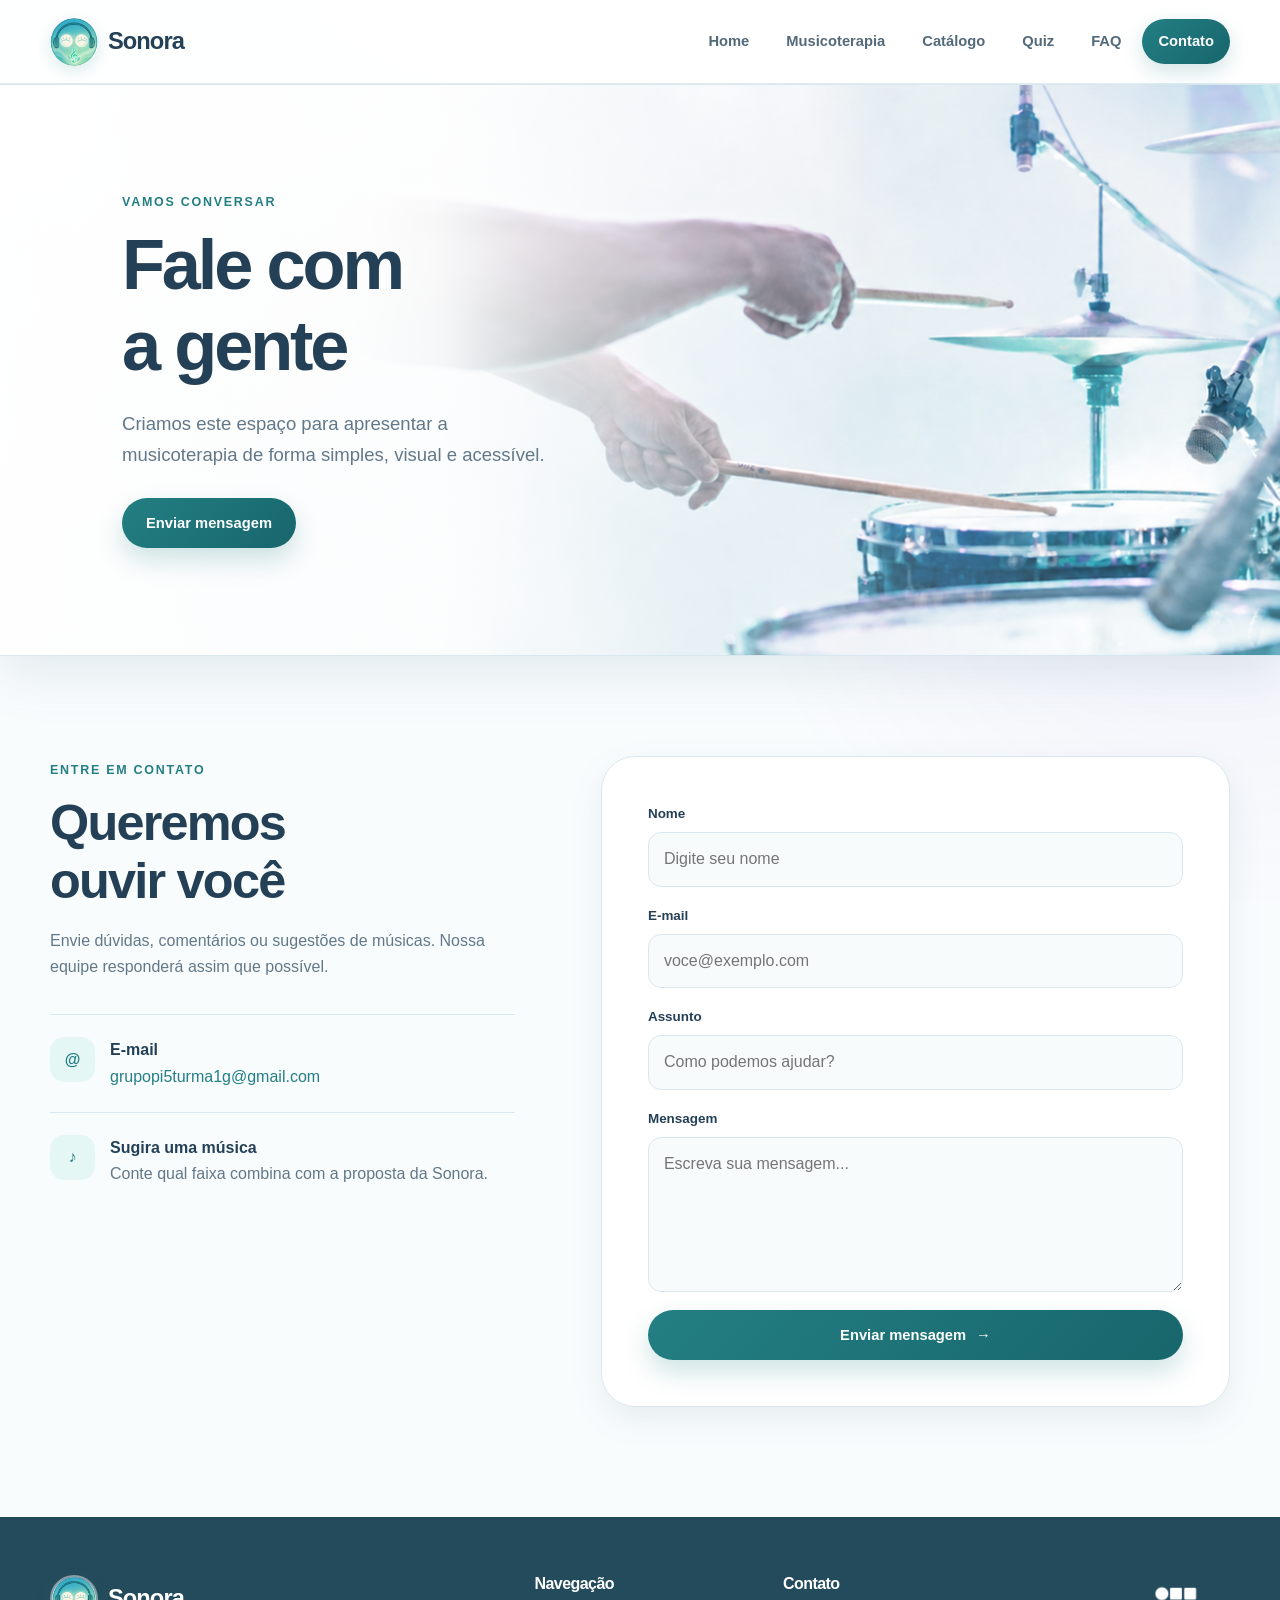
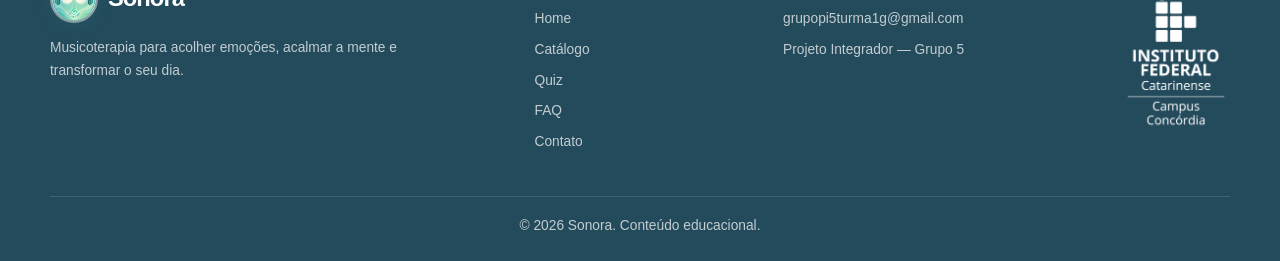
<file: html/contato.html>
<!DOCTYPE html>
<html lang="pt-BR">

<head>
    <meta charset="UTF-8">
    <meta name="viewport" content="width=device-width, initial-scale=1.0">
    <meta name="description" content="Entre em contato com a equipe do projeto Sonora.">
    <title>Sonora - Contato</title>
    <link rel="stylesheet" href="../css/style.css">
    <script src="../js/script.js" defer></script>
</head>

<body data-page="contato">
    <header class="site_header">
        <div class="barra_de_navegacao">
            <a class="marca" href="../index.html" aria-label="Sonora - página inicial">
                <img src="../assets/imagens/01_logo_sonorav2.png" alt="" width="52" height="52">
                <span>Sonora</span>
            </a>
            <nav aria-label="Navegação principal">
                <a href="../index.html">Home</a>
                <a href="musicoterapia_informacional.html">Musicoterapia</a>
                <a href="catalogo.html">Catálogo</a>
                <a href="quiz.html">Quiz</a>
                <a href="faq.html">FAQ</a>
                <a href="contato.html">Contato</a>
            </nav>
        </div>
    </header>

    <main>
        <section id="hero" class="hero hero_interno hero_contato">
            <img class="hero_imagem" src="../assets/imagens/11_banner_contato_bateria_wide.png" alt="Pessoa tocando bateria" fetchpriority="high">
            <div class="hero_conteudo">
                <span class="eyebrow">Vamos conversar</span>
                <h1>Fale com a gente</h1>
                <p>Criamos este espaço para apresentar a musicoterapia de forma simples, visual e acessível.</p>
                <a class="botao botao_primario" href="#formulario_contato">Enviar mensagem</a>
            </div>
        </section>

        <section class="secao contato_layout" aria-labelledby="titulo_formulario">
            <div class="contato_intro">
                <span class="eyebrow">Entre em contato</span>
                <h2 id="titulo_formulario">Queremos ouvir você</h2>
                <p>Envie dúvidas, comentários ou sugestões de músicas. Nossa equipe responderá assim que possível.</p>
                <div class="contato_item">
                    <span aria-hidden="true">@</span>
                    <div>
                        <strong>E-mail</strong>
                        <a href="mailto:grupopi5turma1g@gmail.com">grupopi5turma1g@gmail.com</a>
                    </div>
                </div>
                <div class="contato_item">
                    <span aria-hidden="true">♪</span>
                    <div>
                        <strong>Sugira uma música</strong>
                        <p>Conte qual faixa combina com a proposta da Sonora.</p>
                    </div>
                </div>
            </div>

            <form id="formulario_contato" class="formulario_contato">
                <div class="campo campo_largo">
                    <label for="nome">Nome</label>
                    <input type="text" id="nome" name="nome" autocomplete="name" placeholder="Digite seu nome" required>
                </div>
                <div class="campo campo_largo">
                    <label for="email">E-mail</label>
                    <input type="email" id="email" name="email" autocomplete="email" placeholder="voce@exemplo.com" required>
                </div>
                <div class="campo campo_largo">
                    <label for="assunto">Assunto</label>
                    <input type="text" id="assunto" name="assunto" placeholder="Como podemos ajudar?" required>
                </div>
                <div class="campo campo_largo">
                    <label for="mensagem">Mensagem</label>
                    <textarea id="mensagem" name="mensagem" placeholder="Escreva sua mensagem..." required></textarea>
                </div>
                <button class="botao botao_primario campo_largo" type="submit">Enviar mensagem <span aria-hidden="true">→</span></button>
                <p class="mensagem_formulario campo_largo" role="status" aria-live="polite" hidden>Mensagem preparada! Como este é um protótipo acadêmico, nenhum dado foi enviado.</p>
            </form>
        </section>
    </main>

    <footer class="rodape">
        <div class="rodape_conteudo">
            <div class="rodape_marca">
                <a class="marca marca_rodape" href="../index.html">
                    <img src="../assets/imagens/01_logo_sonorav2.png" alt="" width="54" height="54" loading="lazy">
                    <span>Sonora</span>
                </a>
                <p>Musicoterapia para acolher emoções, acalmar a mente e transformar o seu dia.</p>
            </div>
            <div>
                <h2>Navegação</h2>
                <a href="../index.html">Home</a>
                <a href="catalogo.html">Catálogo</a>
                <a href="quiz.html">Quiz</a>
                <a href="faq.html">FAQ</a>
                <a href="contato.html">Contato</a>
            </div>
            <div>
                <h2>Contato</h2>
                <a href="mailto:grupopi5turma1g@gmail.com">grupopi5turma1g@gmail.com</a>
                <p>Projeto Integrador — Grupo 5</p>
            </div>
            <img class="logo_ifc" src="../assets/imagens/03_logo_ifc_campus_concordia.png" alt="Instituto Federal Catarinense - Campus Concórdia" loading="lazy">
        </div>
        <p class="rodape_base">© 2026 Sonora. Conteúdo educacional.</p>
    </footer>
</body>

</html>
</file>
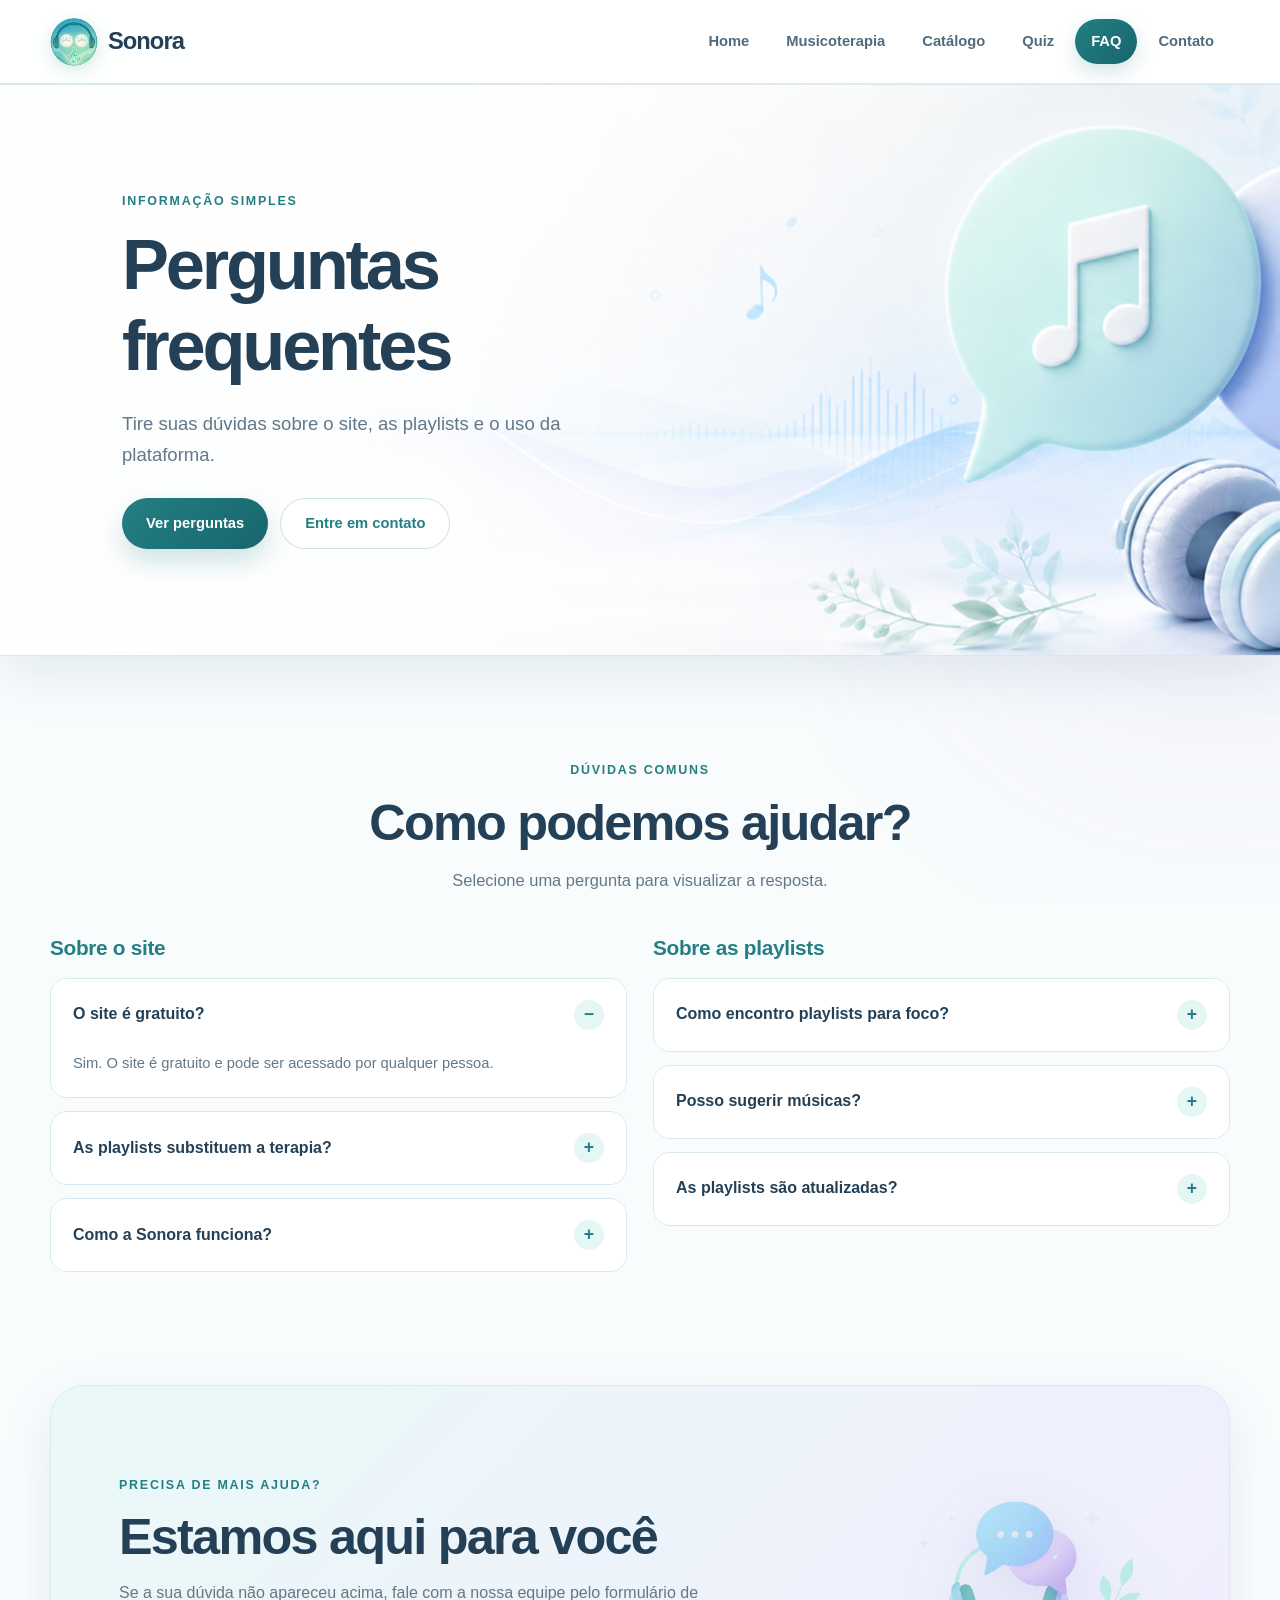
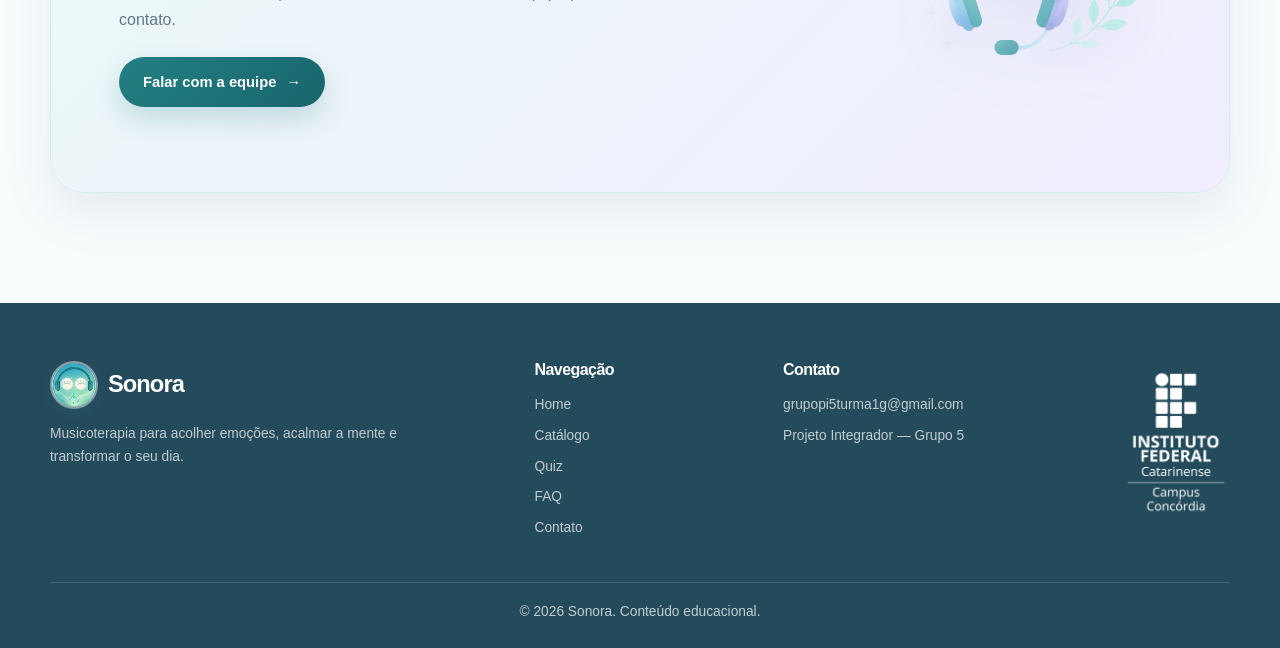
<file: html/faq.html>
<!DOCTYPE html>
<html lang="pt-BR">

<head>
    <meta charset="UTF-8">
    <meta name="viewport" content="width=device-width, initial-scale=1.0">
    <meta name="description" content="Perguntas frequentes sobre o projeto Sonora e suas playlists.">
    <title>Sonora - Perguntas Frequentes</title>
    <link rel="stylesheet" href="../css/style.css">
    <script src="../js/script.js" defer></script>
</head>

<body data-page="faq">
    <header class="site_header">
        <div class="barra_de_navegacao">
            <a class="marca" href="../index.html" aria-label="Sonora - página inicial">
                <img src="../assets/imagens/01_logo_sonorav2.png" alt="" width="52" height="52">
                <span>Sonora</span>
            </a>
            <nav aria-label="Navegação principal">
                <a href="../index.html">Home</a>
                <a href="musicoterapia_informacional.html">Musicoterapia</a>
                <a href="catalogo.html">Catálogo</a>
                <a href="quiz.html">Quiz</a>
                <a href="faq.html">FAQ</a>
                <a href="contato.html">Contato</a>
            </nav>
        </div>
    </header>

    <main>
        <section id="hero" class="hero hero_interno hero_faq">
            <img class="hero_imagem" src="../assets/imagens/24_banner_faq_wide.png" alt="Fones de ouvido e balões de conversa sobre música" fetchpriority="high">
            <div class="hero_conteudo">
                <span class="eyebrow">Informação simples</span>
                <h1>Perguntas frequentes</h1>
                <p>Tire suas dúvidas sobre o site, as playlists e o uso da plataforma.</p>
                <div class="hero_acoes">
                    <a class="botao botao_primario" href="#perguntas">Ver perguntas</a>
                    <a class="botao botao_secundario" href="contato.html">Entre em contato</a>
                </div>
            </div>
        </section>

        <section id="perguntas" class="secao faq_secao" aria-labelledby="titulo_faq">
            <div class="cabecalho_secao">
                <span class="eyebrow">Dúvidas comuns</span>
                <h2 id="titulo_faq">Como podemos ajudar?</h2>
                <p>Selecione uma pergunta para visualizar a resposta.</p>
            </div>

            <div class="faq_colunas">
                <div class="faq_grupo">
                    <h3>Sobre o site</h3>
                    <article class="pergunta">
                        <button class="pergunta_botao" type="button" aria-expanded="true">
                            <span>O site é gratuito?</span><span class="pergunta_icone" aria-hidden="true">−</span>
                        </button>
                        <div class="resposta"><p>Sim. O site é gratuito e pode ser acessado por qualquer pessoa.</p></div>
                    </article>
                    <article class="pergunta">
                        <button class="pergunta_botao" type="button" aria-expanded="false">
                            <span>As playlists substituem a terapia?</span><span class="pergunta_icone" aria-hidden="true">+</span>
                        </button>
                        <div class="resposta" hidden><p>Não. As playlists são um recurso complementar e não substituem o acompanhamento de um profissional qualificado.</p></div>
                    </article>
                    <article class="pergunta">
                        <button class="pergunta_botao" type="button" aria-expanded="false">
                            <span>Como a Sonora funciona?</span><span class="pergunta_icone" aria-hidden="true">+</span>
                        </button>
                        <div class="resposta" hidden><p>A Sonora organiza playlists por objetivos como foco, relaxamento, sono e bem-estar para facilitar sua escolha.</p></div>
                    </article>
                </div>

                <div class="faq_grupo">
                    <h3>Sobre as playlists</h3>
                    <article class="pergunta">
                        <button class="pergunta_botao" type="button" aria-expanded="false">
                            <span>Como encontro playlists para foco?</span><span class="pergunta_icone" aria-hidden="true">+</span>
                        </button>
                        <div class="resposta" hidden><p>Acesse o catálogo e selecione o filtro “Foco”. Você verá todas as playlists disponíveis para essa finalidade.</p></div>
                    </article>
                    <article class="pergunta">
                        <button class="pergunta_botao" type="button" aria-expanded="false">
                            <span>Posso sugerir músicas?</span><span class="pergunta_icone" aria-hidden="true">+</span>
                        </button>
                        <div class="resposta" hidden><p>Sim. Envie sua sugestão pelo formulário da página de contato.</p></div>
                    </article>
                    <article class="pergunta">
                        <button class="pergunta_botao" type="button" aria-expanded="false">
                            <span>As playlists são atualizadas?</span><span class="pergunta_icone" aria-hidden="true">+</span>
                        </button>
                        <div class="resposta" hidden><p>A proposta é atualizar as seleções conforme novas músicas e categorias forem incorporadas ao projeto.</p></div>
                    </article>
                </div>
            </div>
        </section>

        <section class="secao cta_suporte">
            <div>
                <span class="eyebrow">Precisa de mais ajuda?</span>
                <h2>Estamos aqui para você</h2>
                <p>Se a sua dúvida não apareceu acima, fale com a nossa equipe pelo formulário de contato.</p>
                <a class="botao botao_primario" href="contato.html">Falar com a equipe <span aria-hidden="true">→</span></a>
            </div>
            <img src="../assets/imagens/23_ilustracao_suporte_faq.png" alt="Headset com balões de conversa" loading="lazy">
        </section>
    </main>

    <footer class="rodape">
        <div class="rodape_conteudo">
            <div class="rodape_marca">
                <a class="marca marca_rodape" href="../index.html">
                    <img src="../assets/imagens/01_logo_sonorav2.png" alt="" width="54" height="54" loading="lazy">
                    <span>Sonora</span>
                </a>
                <p>Musicoterapia para acolher emoções, acalmar a mente e transformar o seu dia.</p>
            </div>
            <div>
                <h2>Navegação</h2>
                <a href="../index.html">Home</a>
                <a href="catalogo.html">Catálogo</a>
                <a href="quiz.html">Quiz</a>
                <a href="faq.html">FAQ</a>
                <a href="contato.html">Contato</a>
            </div>
            <div>
                <h2>Contato</h2>
                <a href="mailto:grupopi5turma1g@gmail.com">grupopi5turma1g@gmail.com</a>
                <p>Projeto Integrador — Grupo 5</p>
            </div>
            <img class="logo_ifc" src="../assets/imagens/03_logo_ifc_campus_concordia.png" alt="Instituto Federal Catarinense - Campus Concórdia" loading="lazy">
        </div>
        <p class="rodape_base">© 2026 Sonora. Conteúdo educacional.</p>
    </footer>
</body>

</html>
</file>
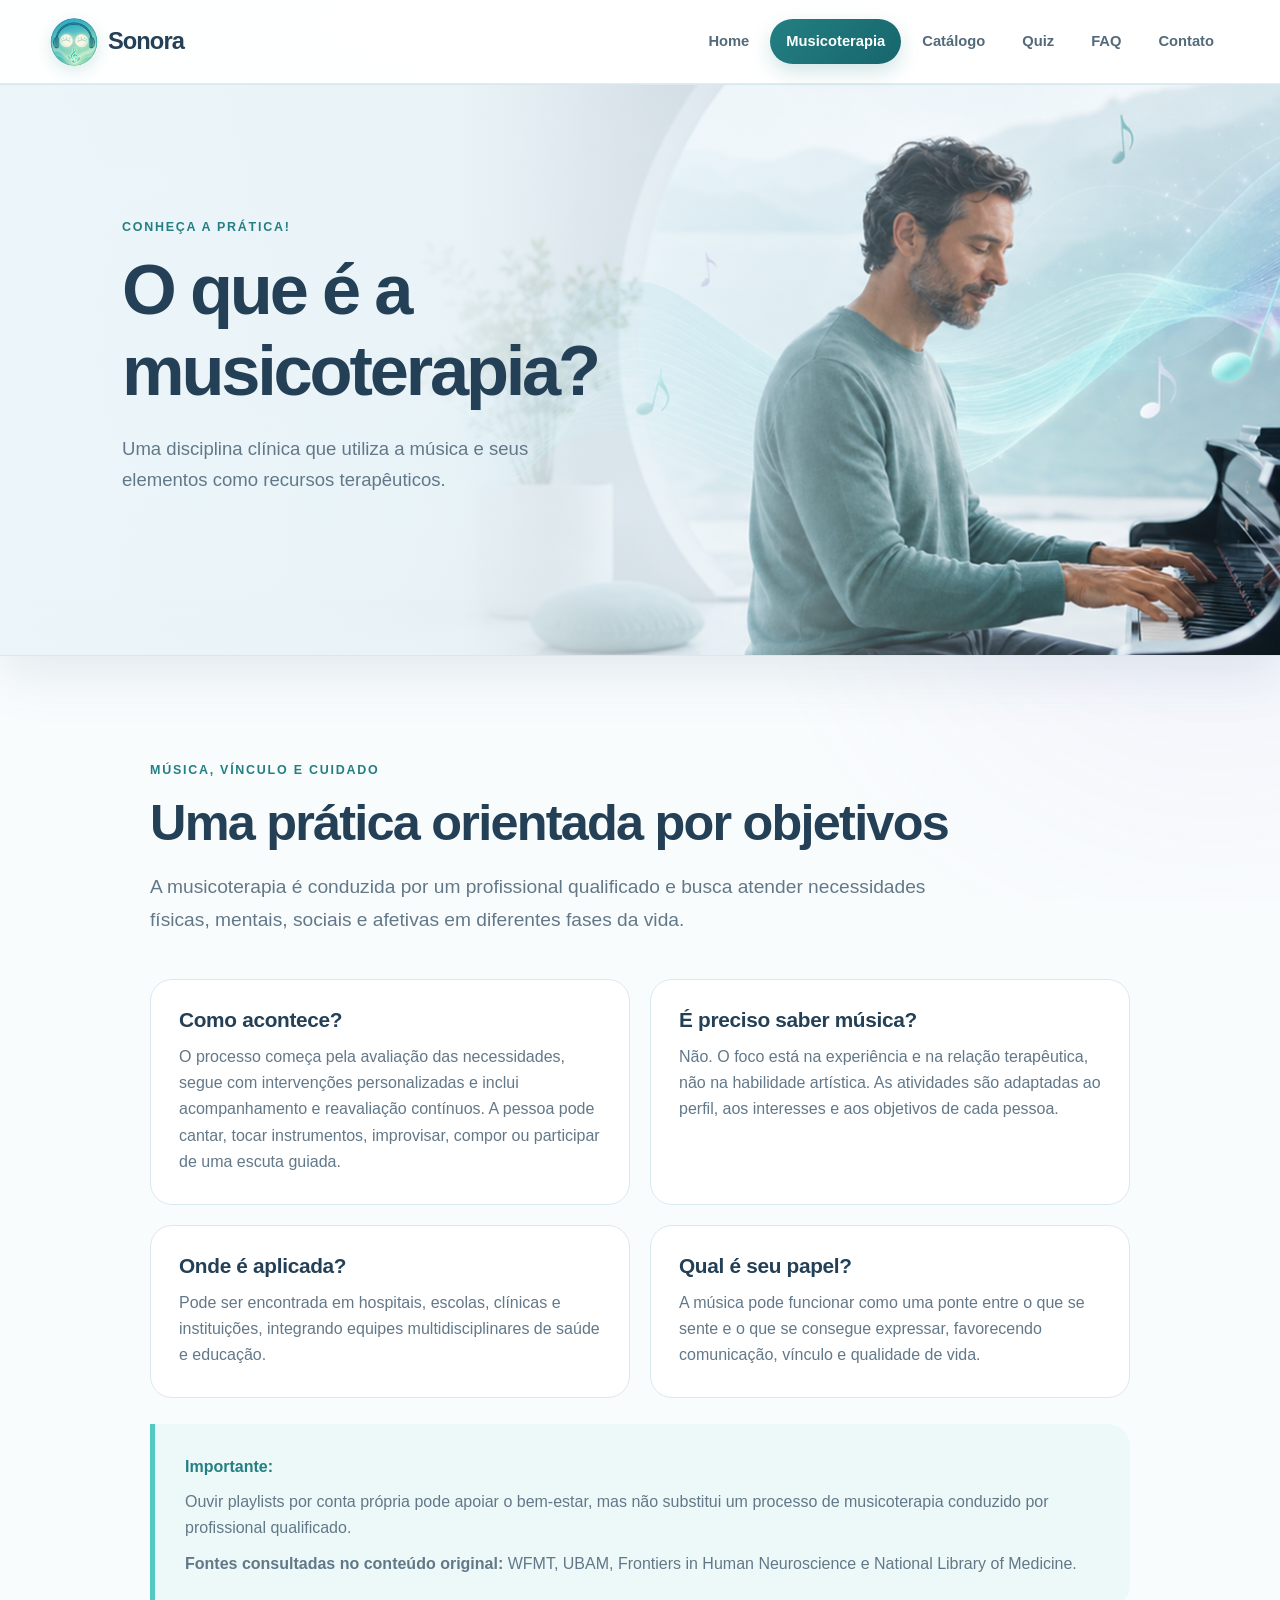
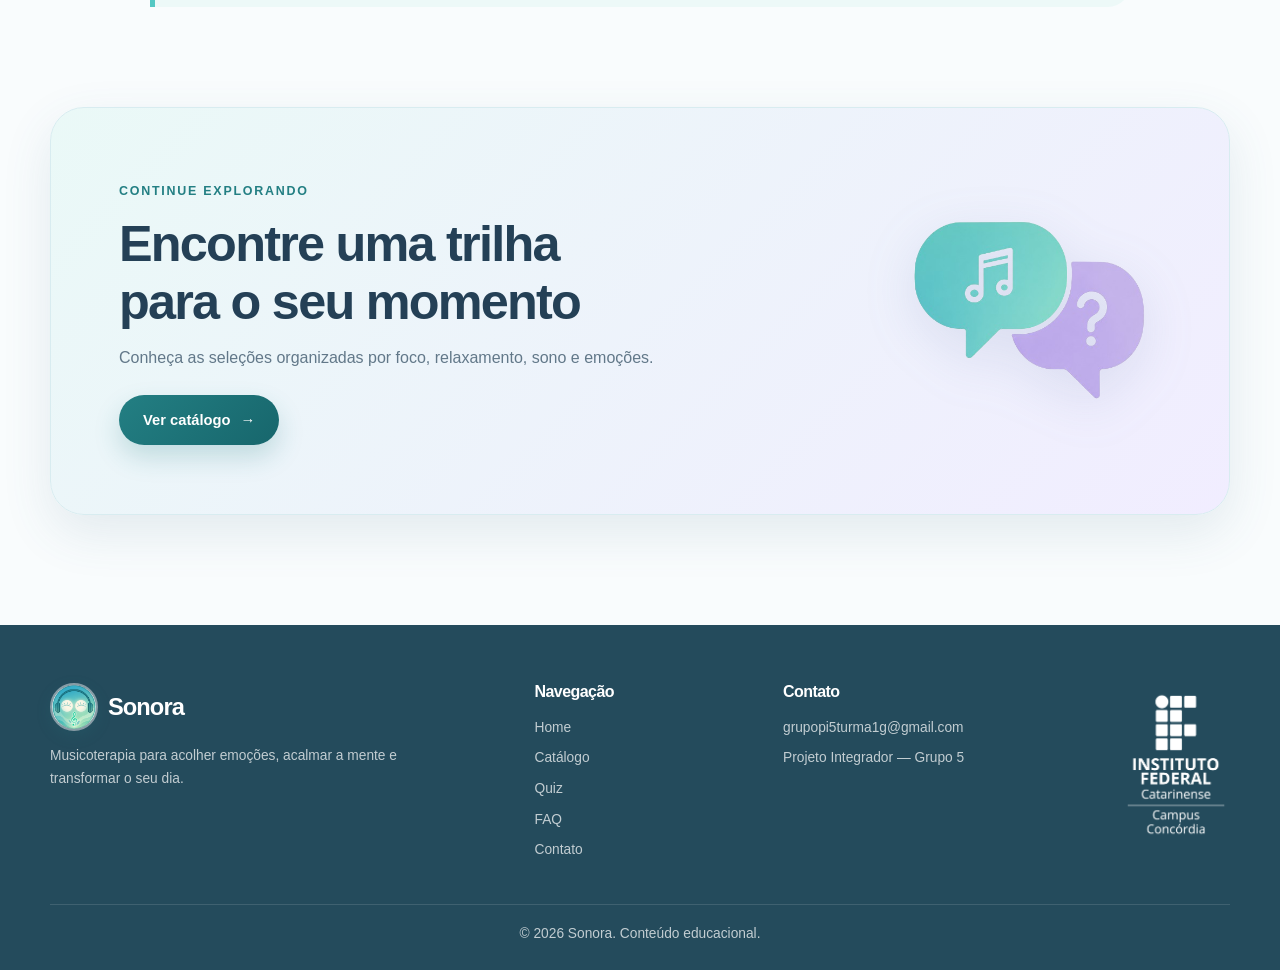
<file: html/musicoterapia_informacional.html>
<!DOCTYPE html>
<html lang="pt-BR">

<head>
    <meta charset="UTF-8">
    <meta name="viewport" content="width=device-width, initial-scale=1.0">
    <meta name="description" content="Informações introdutórias sobre musicoterapia.">
    <title>Sonora - O que é musicoterapia?</title>
    <link rel="stylesheet" href="../css/style.css">
    <script src="../js/script.js" defer></script>
</head>

<body data-page="informacional">
    <header class="site_header">
        <div class="barra_de_navegacao">
            <a class="marca" href="../index.html" aria-label="Sonora - página inicial">
                <img src="../assets/imagens/01_logo_sonorav2.png" alt="" width="52" height="52">
                <span>Sonora</span>
            </a>
            <nav aria-label="Navegação principal">
                <a href="../index.html">Home</a>
                <a href="musicoterapia_informacional.html">Musicoterapia</a>
                <a href="catalogo.html">Catálogo</a>
                <a href="quiz.html">Quiz</a>
                <a href="faq.html">FAQ</a>
                <a href="contato.html">Contato</a>
            </nav>
        </div>
    </header>

    <main>
        <section id="hero" class="hero hero_informacional">
            <img class="hero_imagem" src="../assets/imagens/02_homem_piano_wide.png" alt="Homem tocando piano em um ambiente tranquilo" fetchpriority="high">
            <div class="hero_conteudo">
                <span class="eyebrow">Conheça a prática!</span>
                <h1>O que é a musicoterapia?</h1>
                <p>Uma disciplina clínica que utiliza a música e seus elementos como recursos terapêuticos.</p>
            </div>
        </section>

        <article class="secao artigo_informacional">
            <div class="artigo_intro">
                <span class="eyebrow">Música, vínculo e cuidado</span>
                <h2>Uma prática orientada por objetivos</h2>
                <p class="destaque_texto">A musicoterapia é conduzida por um profissional qualificado e busca atender necessidades físicas, mentais, sociais e afetivas em diferentes fases da vida.</p>
            </div>

            <div class="artigo_grid">
                <section>
                    <h3>Como acontece?</h3>
                    <p>O processo começa pela avaliação das necessidades, segue com intervenções personalizadas e inclui acompanhamento e reavaliação contínuos. A pessoa pode cantar, tocar instrumentos, improvisar, compor ou participar de uma escuta guiada.</p>
                </section>
                <section>
                    <h3>É preciso saber música?</h3>
                    <p>Não. O foco está na experiência e na relação terapêutica, não na habilidade artística. As atividades são adaptadas ao perfil, aos interesses e aos objetivos de cada pessoa.</p>
                </section>
                <section>
                    <h3>Onde é aplicada?</h3>
                    <p>Pode ser encontrada em hospitais, escolas, clínicas e instituições, integrando equipes multidisciplinares de saúde e educação.</p>
                </section>
                <section>
                    <h3>Qual é seu papel?</h3>
                    <p>A música pode funcionar como uma ponte entre o que se sente e o que se consegue expressar, favorecendo comunicação, vínculo e qualidade de vida.</p>
                </section>
            </div>

            <aside class="nota_fontes">
                <strong>Importante:</strong>
                <p>Ouvir playlists por conta própria pode apoiar o bem-estar, mas não substitui um processo de musicoterapia conduzido por profissional qualificado.</p>
                <p><strong>Fontes consultadas no conteúdo original:</strong> WFMT, UBAM, Frontiers in Human Neuroscience e National Library of Medicine.</p>
            </aside>
        </article>

        <section class="secao cta_duvidas">
            <div>
                <span class="eyebrow">Continue explorando</span>
                <h2>Encontre uma trilha para o seu momento</h2>
                <p>Conheça as seleções organizadas por foco, relaxamento, sono e emoções.</p>
                <a class="botao botao_primario" href="catalogo.html">Ver catálogo <span aria-hidden="true">→</span></a>
            </div>
            <img src="../assets/imagens/10_ilustracao_duvidas_musica.png" alt="Balões de conversa sobre música" loading="lazy">
        </section>
    </main>

    <footer class="rodape">
        <div class="rodape_conteudo">
            <div class="rodape_marca">
                <a class="marca marca_rodape" href="../index.html">
                    <img src="../assets/imagens/01_logo_sonorav2.png" alt="" width="54" height="54" loading="lazy">
                    <span>Sonora</span>
                </a>
                <p>Musicoterapia para acolher emoções, acalmar a mente e transformar o seu dia.</p>
            </div>
            <div>
                <h2>Navegação</h2>
                <a href="../index.html">Home</a>
                <a href="catalogo.html">Catálogo</a>
                <a href="quiz.html">Quiz</a>
                <a href="faq.html">FAQ</a>
                <a href="contato.html">Contato</a>
            </div>
            <div>
                <h2>Contato</h2>
                <a href="mailto:grupopi5turma1g@gmail.com">grupopi5turma1g@gmail.com</a>
                <p>Projeto Integrador — Grupo 5</p>
            </div>
            <img class="logo_ifc" src="../assets/imagens/03_logo_ifc_campus_concordia.png" alt="Instituto Federal Catarinense - Campus Concórdia" loading="lazy">
        </div>
        <p class="rodape_base">© 2026 Sonora. Conteúdo educacional.</p>
    </footer>
</body>

</html>
</file>
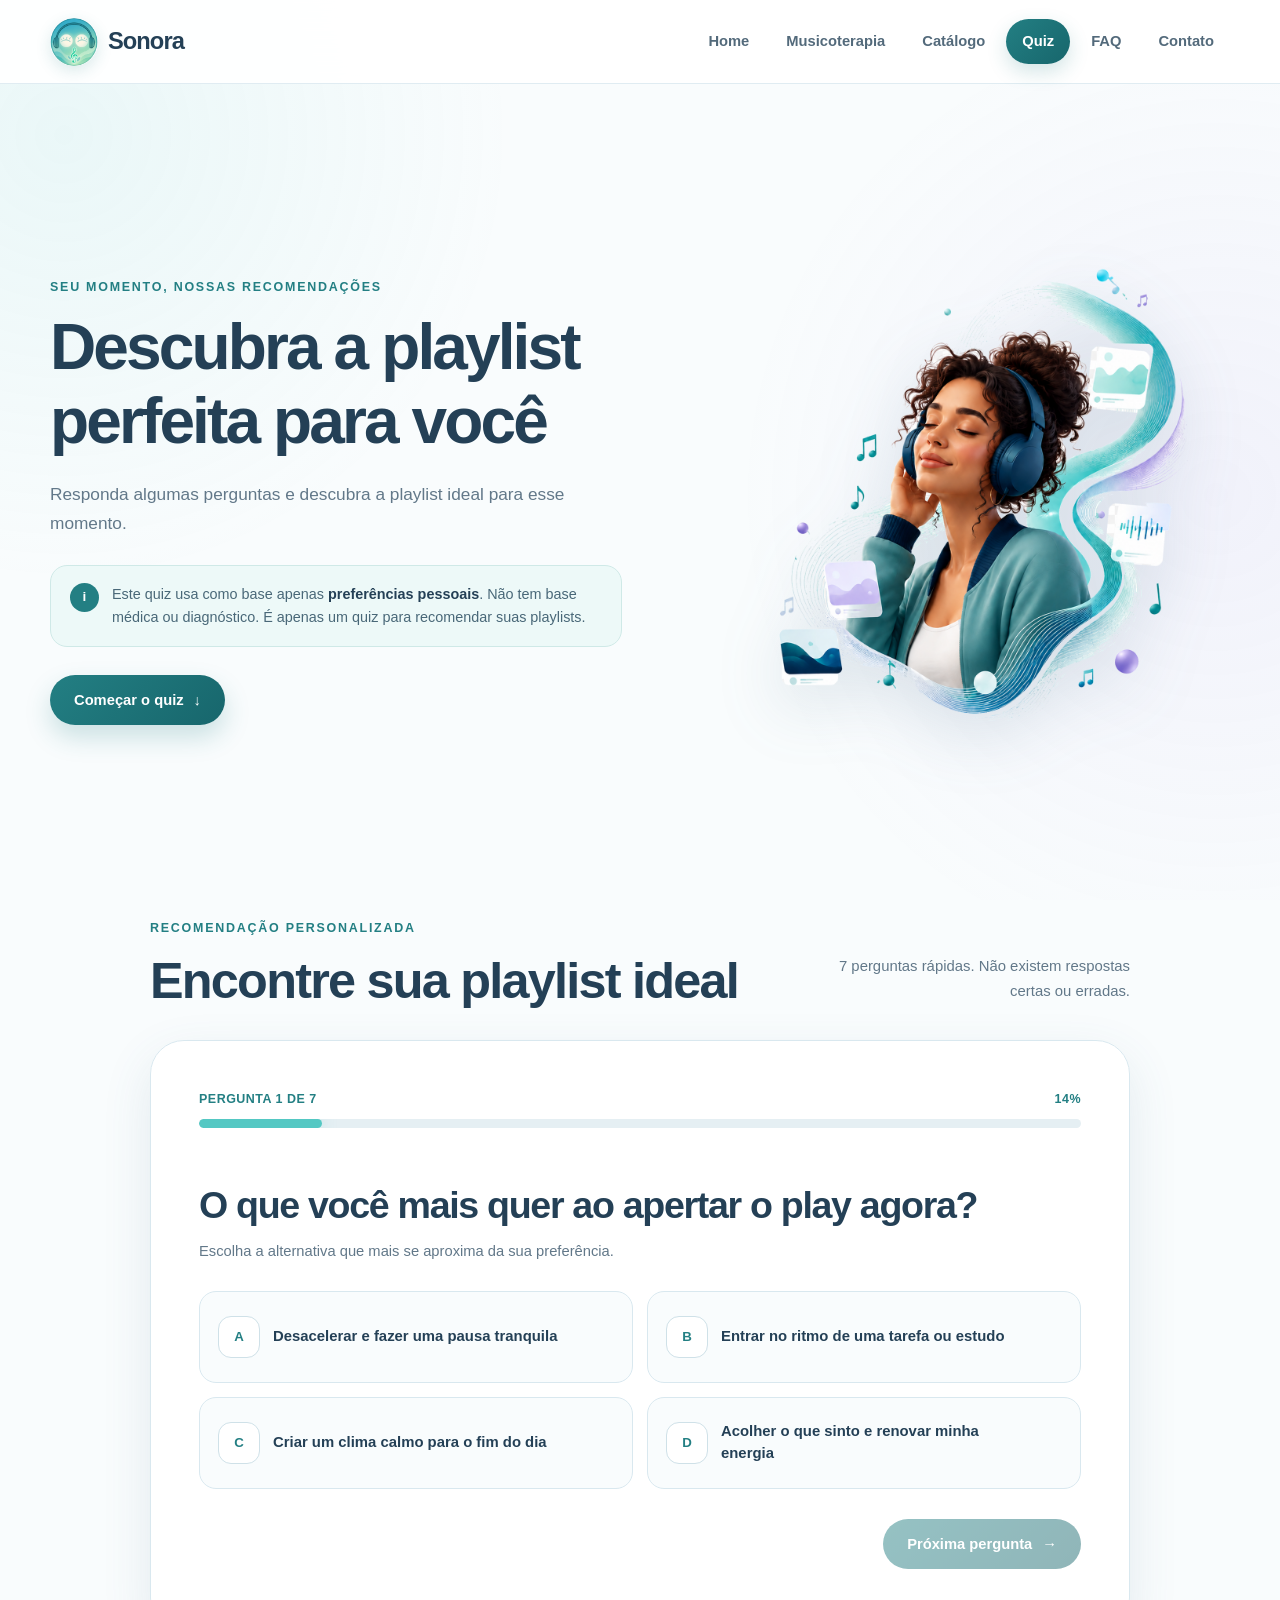
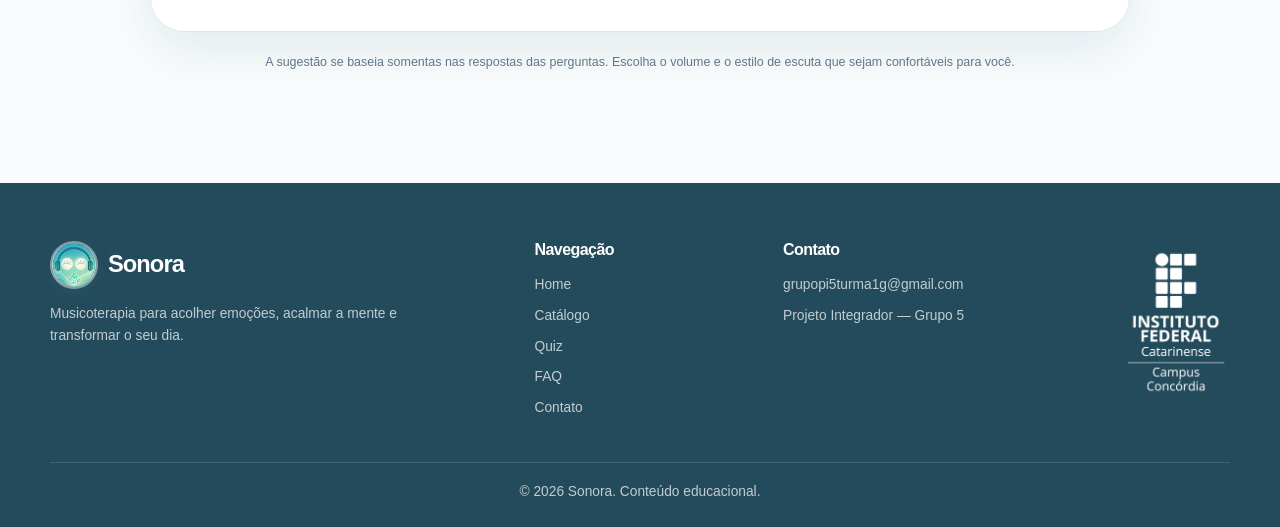
<file: html/quiz.html>
<!DOCTYPE html>
<html lang="pt-BR">

<head>
    <meta charset="UTF-8">
    <meta name="viewport" content="width=device-width, initial-scale=1.0">
    <meta name="description" content="Quiz Sonora de preferências musicais para recomendar playlists de relaxamento, foco, sono ou emoções.">
    <title>Sonora - Quiz de playlists</title>
    <link rel="stylesheet" href="../css/style.css">
    <script src="../js/script.js" defer></script>
    <script src="../js/quiz.js" defer></script>
</head>

<body data-page="quiz">
    <header class="site_header">
        <div class="barra_de_navegacao">
            <a class="marca" href="../index.html" aria-label="Sonora - página inicial">
                <img src="../assets/imagens/01_logo_sonorav2.png" alt="" width="52" height="52">
                <span>Sonora</span>
            </a>
            <nav aria-label="Navegação principal">
                <a href="../index.html">Home</a>
                <a href="musicoterapia_informacional.html">Musicoterapia</a>
                <a href="catalogo.html">Catálogo</a>
                <a href="quiz.html">Quiz</a>
                <a href="faq.html">FAQ</a>
                <a href="contato.html">Contato</a>
            </nav>
        </div>
    </header>

    <main class="quiz_pagina">
        <section class="quiz_intro secao" aria-labelledby="quiz_titulo_pagina">
            <div class="quiz_intro_texto">
                <span class="eyebrow">Seu momento, nossas recomendações</span>
                <h1 id="quiz_titulo_pagina">Descubra a playlist perfeita para você</h1>
                <p>Responda algumas perguntas e descubra a playlist ideal para esse momento.</p>
                <aside class="quiz_aviso" aria-label="Sobre este quiz">
                    <span class="quiz_aviso_icone" aria-hidden="true">i</span>
                    <p>Este quiz usa como base apenas <strong>preferências pessoais</strong>. Não tem base médica ou diagnóstico. É apenas um quiz para recomendar suas playlists.</p>
                </aside>
                <a class="botao botao_primario" href="#quiz">Começar o quiz <span aria-hidden="true">↓</span></a>
            </div>

            <div class="quiz_intro_imagem">
                <img src="../assets/imagens/imagem_lateral_quiz.png" alt="Ilustração de mulher ouvindo música com um fone de ouvido" width="1122" height="1402" loading="lazy">
            </div>

        </section>

        <section id="quiz" class="quiz_secao secao" aria-labelledby="quiz_titulo">
            <div class="quiz_cabecalho">
                <div>
                    <span class="eyebrow">Recomendação personalizada</span>
                    <h2 id="quiz_titulo">Encontre sua playlist ideal</h2>
                </div>
                <p>7 perguntas rápidas. Não existem respostas certas ou erradas.</p>
            </div>

            <div class="quiz_painel">
                <div class="quiz_progresso_cabecalho" aria-live="polite" aria-atomic="true">
                    <p id="quiz_progresso_texto">Pergunta 1 de 7</p>
                    <span id="quiz_progresso_porcentagem" aria-hidden="true">14%</span>
                </div>
                <div
                    id="quiz_progresso"
                    class="quiz_progresso"
                    role="progressbar"
                    aria-label="Progresso do quiz"
                    aria-valuemin="0"
                    aria-valuemax="7"
                    aria-valuenow="1"
                >
                    <span id="quiz_progresso_barra"></span>
                </div>

                <div id="quiz_conteudo" class="quiz_conteudo" aria-live="polite"></div>

            </div>

            <p class="quiz_nota_final">A sugestão se baseia somentas nas respostas das perguntas. Escolha o volume e o estilo de escuta que sejam confortáveis para você.</p>
        </section>
    </main>

    <footer class="rodape">
        <div class="rodape_conteudo">
            <div class="rodape_marca">
                <a class="marca marca_rodape" href="../index.html">
                    <img src="../assets/imagens/01_logo_sonorav2.png" alt="" width="54" height="54" loading="lazy">
                    <span>Sonora</span>
                </a>
                <p>Musicoterapia para acolher emoções, acalmar a mente e transformar o seu dia.</p>
            </div>
            <div>
                <h2>Navegação</h2>
                <a href="../index.html">Home</a>
                <a href="catalogo.html">Catálogo</a>
                <a href="quiz.html">Quiz</a>
                <a href="faq.html">FAQ</a>
                <a href="contato.html">Contato</a>
            </div>
            <div>
                <h2>Contato</h2>
                <a href="mailto:grupopi5turma1g@gmail.com">grupopi5turma1g@gmail.com</a>
                <p>Projeto Integrador — Grupo 5</p>
            </div>
            <img class="logo_ifc" src="../assets/imagens/03_logo_ifc_campus_concordia.png" alt="Instituto Federal Catarinense - Campus Concórdia" loading="lazy">
        </div>
        <p class="rodape_base">© 2026 Sonora. Conteúdo educacional.</p>
    </footer>
</body>

</html>
</file>
<file: css/style.css>
:root { 
    --azul-fundo: #eef7fb;
    --azul-claro: #dfeff7;
    --azul: #69aee6;
    --turquesa: #54c8c3;
    --turquesa-escuro: #237f83;
    --lilas: #9579df;
    --lilas-claro: #eee8ff;
    --texto: #244056;
    --texto-suave: #627889;
    --branco: #ffffff;
    --borda: #d9e8ef;
    --spotify: #1ed760;
    --sombra: 0 18px 50px rgba(68, 105, 129, 0.12);
    --sombra-card: 0 12px 32px rgba(68, 105, 129, 0.1);
    --raio: 22px;
    --raio-grande: 34px;
    --largura: 1180px;
}

*,
*::before,
*::after {
    box-sizing: border-box;
    margin: 0;
    padding: 0;
}

html {
    scroll-behavior: smooth;
    scroll-padding-top: 105px;
}

body {
    min-height: 100vh;
    overflow-x: hidden;
    padding-top: 84px;
    color: var(--texto);
    background: #f9fcfd;
    font-family: Poppins, "Segoe UI", Arial, sans-serif;
    line-height: 1.65;
}

body::before {
    position: fixed;
    z-index: -1;
    inset: 0;
    background:
        radial-gradient(circle at 5% 15%, rgba(84, 200, 195, 0.09), transparent 28rem),
        radial-gradient(circle at 95% 55%, rgba(149, 121, 223, 0.08), transparent 30rem);
    content: "";
    pointer-events: none;
}

img {
    display: block;
    max-width: 100%;
}

a {
    color: inherit;
    text-decoration: none;
}

button,
input,
textarea {
    font: inherit;
}

button,
a,
[role="button"] {
    -webkit-tap-highlight-color: transparent;
}

button:focus-visible,
a:focus-visible,
input:focus-visible,
textarea:focus-visible,
[role="button"]:focus-visible {
    outline: 3px solid var(--turquesa-escuro);
    outline-offset: 4px;
}

h1,
h2,
h3 {
    color: var(--texto);
    line-height: 1.15;
    text-wrap: balance;
}

h1 {
    font-size: clamp(2.55rem, 5.5vw, 4.7rem);
    letter-spacing: -0.045em;
}

h2 {
    font-size: clamp(2rem, 4vw, 3.15rem);
    letter-spacing: -0.035em;
}

h3 {
    font-size: 1.3rem;
    letter-spacing: -0.015em;
}

p {
    color: var(--texto-suave);
}

.site_header {
    position: fixed;
    z-index: 100;
    top: 0;
    right: 0;
    left: 0;
    height: 84px;
    border-bottom: 1px solid rgba(217, 232, 239, 0.8);
    background: rgba(255, 255, 255, 0.92);
    transition: height 220ms ease, box-shadow 220ms ease, background-color 220ms ease;
    backdrop-filter: blur(18px);
}

.site_header.scrolled {
    height: 74px;
    background: rgba(255, 255, 255, 0.97);
    box-shadow: 0 10px 30px rgba(68, 105, 129, 0.09);
}

.barra_de_navegacao {
    display: flex;
    align-items: center;
    justify-content: space-between;
    width: min(calc(100% - 40px), var(--largura));
    height: 100%;
    margin-inline: auto;
}

.marca {
    display: inline-flex;
    align-items: center;
    gap: 10px;
    color: var(--texto);
    font-size: 1.48rem;
    font-weight: 800;
    letter-spacing: -0.04em;
}

.marca img {
    width: 48px;
    height: 48px;
    border-radius: 50%;
    object-fit: cover;
    box-shadow: 0 5px 15px rgba(35, 127, 131, 0.16);
}

nav {
    display: flex;
    align-items: center;
    gap: 5px;
}

nav a {
    position: relative;
    padding: 10px 16px;
    border-radius: 999px;
    color: #536a7b;
    font-size: 0.92rem;
    font-weight: 650;
    transition: color 180ms ease, background-color 180ms ease, transform 180ms ease;
}

nav a:hover {
    color: var(--turquesa-escuro);
    background: rgba(84, 200, 195, 0.1);
    transform: translateY(-1px);
}

nav a[aria-current="page"] {
    color: #fff;
    background: linear-gradient(135deg, var(--turquesa-escuro), #17666c);
    box-shadow: 0 8px 20px rgba(35, 127, 131, 0.2);
}

main {
    width: 100%;
}

main > section,
main > article {
    width: min(calc(100% - 40px), var(--largura));
    margin-inline: auto;
}

.secao {
    margin-block: 100px;
}

.eyebrow {
    display: inline-block;
    margin-bottom: 13px;
    color: var(--turquesa-escuro);
    font-size: 0.78rem;
    font-weight: 800;
    letter-spacing: 0.14em;
    text-transform: uppercase;
}

.cabecalho_secao {
    max-width: 700px;
    margin: 0 auto 42px;
    text-align: center;
}

.cabecalho_secao h2 {
    margin-bottom: 15px;
}

.cabecalho_secao > p {
    font-size: 1.03rem;
}

.cabecalho_secao.alinhado_esquerda {
    margin-inline: 0;
    text-align: left;
}

.hero {
    position: relative;
    width: 100%;
    min-height: 570px;
    overflow: hidden;
    margin-top: 0;
    border-block: 1px solid var(--borda);
    border-inline: 0;
    border-radius: 0;
    background: var(--azul-fundo);
    box-shadow: var(--sombra);
    isolation: isolate;
}

.hero_imagem {
    position: absolute;
    z-index: -2;
    inset: 0;
    width: 100%;
    height: 100%;
    object-fit: cover;
}

.hero::after {
    position: absolute;
    z-index: -1;
    inset: 0;
    background: linear-gradient(90deg, rgba(255, 255, 255, 0.98) 0%, rgba(255, 255, 255, 0.9) 34%, rgba(255, 255, 255, 0.12) 68%, transparent 100%);
    content: "";
    pointer-events: none;
}

.hero_conteudo {
    display: flex;
    width: min(52%, 590px);
    min-height: 570px;
    flex-direction: column;
    align-items: flex-start;
    justify-content: center;
    margin-left: max(0px, calc((100% - var(--largura)) / 2));
    padding: clamp(38px, 6vw, 72px);
}

.hero_conteudo h1 {
    margin-bottom: 22px;
}

.hero_conteudo > p {
    max-width: 570px;
    margin-bottom: 28px;
    font-size: clamp(1rem, 1.6vw, 1.16rem);
}

.hero_conteudo p strong {
    display: block;
    margin-bottom: 5px;
    color: var(--texto);
}

@media (min-width: 781px) {
    .hero_home .hero_conteudo {
        width: min(60%, 720px);
        padding: 48px 56px;
    }

    .hero_home .hero_conteudo h1 {
        font-size: clamp(3.05rem, 4vw, 3.85rem);
    }
}

.hero_acoes {
    display: flex;
    flex-wrap: wrap;
    gap: 12px;
}

.botao {
    position: relative;
    display: inline-flex;
    min-height: 50px;
    align-items: center;
    justify-content: center;
    gap: 10px;
    overflow: hidden;
    padding: 12px 24px;
    border: 0;
    border-radius: 999px;
    cursor: pointer;
    font-size: 0.92rem;
    font-weight: 750;
    transition: transform 180ms ease, box-shadow 180ms ease, background-color 180ms ease;
}

.botao_primario {
    color: #fff;
    background: linear-gradient(135deg, var(--turquesa-escuro), #17666c);
    box-shadow: 0 12px 26px rgba(35, 127, 131, 0.22);
}

.botao_primario:hover {
    box-shadow: 0 16px 34px rgba(35, 127, 131, 0.3);
    transform: translateY(-3px);
}

.botao_secundario {
    color: var(--turquesa-escuro);
    border: 1px solid rgba(35, 127, 131, 0.22);
    background: rgba(255, 255, 255, 0.8);
}

.botao_secundario:hover {
    color: #fff;
    background: var(--turquesa-escuro);
    transform: translateY(-3px);
}

.link_seta {
    display: inline-flex;
    align-items: center;
    gap: 8px;
    margin-top: 9px;
    color: var(--turquesa-escuro);
    font-weight: 750;
}

.link_seta span {
    transition: transform 180ms ease;
}

.link_seta:hover span {
    transform: translateX(5px);
}

.sobre_musicoterapia {
    display: grid;
    grid-template-columns: 1.02fr 0.98fr;
    align-items: center;
    gap: clamp(40px, 7vw, 82px);
}

.imagem_moldura {
    position: relative;
    overflow: hidden;
    border-radius: var(--raio-grande);
    box-shadow: var(--sombra);
}

.imagem_moldura::before {
    position: absolute;
    z-index: 1;
    inset: 18px;
    border: 1px solid rgba(255, 255, 255, 0.65);
    border-radius: 24px;
    content: "";
    pointer-events: none;
}

.imagem_moldura img {
    width: 100%;
    aspect-ratio: 4 / 3;
    object-fit: cover;
    transition: transform 700ms ease;
}

.imagem_moldura:hover img {
    transform: scale(1.035);
}

.secao_texto h2 {
    margin-bottom: 20px;
}

.secao_texto p {
    margin-bottom: 14px;
}

.beneficios_grid {
    display: grid;
    grid-template-columns: repeat(3, 1fr);
    gap: 22px;
}

.beneficio,
.funcionamento,
.categoria,
.playlist,
.pergunta,
.formulario_contato,
.artigo_grid section {
    position: relative;
    border: 1px solid var(--borda);
    background: #fff;
    box-shadow: var(--sombra-card);
}

.beneficio,
.funcionamento {
    overflow: hidden;
    padding: 34px;
    border-radius: var(--raio);
    text-align: left;
    transition: transform 220ms ease, box-shadow 220ms ease;
}

.beneficio::after,
.funcionamento::after,
.categoria::after,
.playlist::after {
    position: absolute;
    inset: 0;
    background: radial-gradient(circle at var(--mouse-x, 50%) var(--mouse-y, 50%), rgba(84, 200, 195, 0.13), transparent 42%);
    content: "";
    opacity: 0;
    pointer-events: none;
    transition: opacity 180ms ease;
}

.beneficio:hover,
.funcionamento:hover {
    box-shadow: 0 20px 42px rgba(68, 105, 129, 0.15);
    transform: translateY(-7px);
}

.beneficio:hover::after,
.funcionamento:hover::after,
.categoria:hover::after,
.playlist:hover::after {
    opacity: 1;
}

.beneficio h3,
.funcionamento h3 {
    margin-bottom: 10px;
}

.icone_texto {
    display: grid;
    width: 58px;
    height: 58px;
    margin-bottom: 26px;
    place-items: center;
    border-radius: 18px;
    font-size: 2rem;
    font-weight: 700;
}

.icone_turquesa {
    color: var(--turquesa-escuro);
    background: #e1f7f5;
}

.icone_lilas {
    color: var(--lilas);
    background: var(--lilas-claro);
}

.icone_azul {
    color: #4b91ce;
    background: #e5f2ff;
}

.passos_grid {
    display: grid;
    grid-template-columns: repeat(4, 1fr);
    gap: 18px;
}

.funcionamento {
    min-height: 310px;
    padding-top: 26px;
}

.funcionamento img {
    width: 76px;
    height: 76px;
    margin: 0 auto 18px;
    object-fit: contain;
}

.funcionamento h3,
.funcionamento p {
    text-align: center;
}

.funcionamento p {
    font-size: 0.92rem;
}

.numero_passo {
    display: inline-flex;
    margin-bottom: 5px;
    color: rgba(35, 127, 131, 0.32);
    font-size: 0.74rem;
    font-weight: 850;
    letter-spacing: 0.12em;
}

.cta_duvidas,
.cta_suporte {
    display: grid;
    grid-template-columns: 1.4fr 0.6fr;
    align-items: center;
    overflow: hidden;
    padding: clamp(36px, 6vw, 68px);
    border: 1px solid #d8ecf0;
    border-radius: var(--raio-grande);
    background: linear-gradient(135deg, #eaf9f7 0%, #f1edff 100%);
    box-shadow: var(--sombra);
}

.cta_duvidas h2,
.cta_suporte h2 {
    margin-bottom: 14px;
}

.cta_duvidas p,
.cta_suporte p {
    max-width: 630px;
    margin-bottom: 24px;
}

.cta_duvidas > img,
.cta_suporte > img {
    width: min(100%, 270px);
    justify-self: end;
    filter: drop-shadow(0 14px 25px rgba(93, 110, 165, 0.14));
}

.filtro_secao {
    display: flex;
    align-items: flex-end;
    justify-content: space-between;
    gap: 30px;
    padding: 34px;
    border: 1px solid var(--borda);
    border-radius: var(--raio);
    background: #fff;
    box-shadow: var(--sombra-card);
}

.filtro_secao .cabecalho_secao {
    flex: 0 1 380px;
    margin-bottom: 0;
}

.filtros {
    display: flex;
    flex: 1 1 auto;
    flex-wrap: wrap;
    justify-content: flex-end;
    gap: 9px;
}

.filtro {
    position: relative;
    overflow: hidden;
    min-height: 42px;
    padding: 8px 17px;
    border: 1px solid var(--borda);
    border-radius: 999px;
    color: var(--texto-suave);
    background: #f8fbfc;
    cursor: pointer;
    font-size: 0.86rem;
    font-weight: 700;
    transition: color 180ms ease, background-color 180ms ease, border-color 180ms ease, transform 180ms ease;
}

.filtro:hover,
.filtro.ativo {
    color: #fff;
    border-color: transparent;
    background: var(--turquesa-escuro);
    transform: translateY(-2px);
}

.categorias_grid {
    display: grid;
    grid-template-columns: repeat(4, 1fr);
    gap: 20px;
}

.categoria {
    overflow: hidden;
    min-height: 280px;
    padding: 30px;
    border-radius: var(--raio);
    cursor: pointer;
    transition: transform 220ms ease, box-shadow 220ms ease;
}

.categoria:nth-child(1),
.categoria:nth-child(3) {
    background: linear-gradient(155deg, #f7fbfc, #e9f6f7);
}

.categoria:nth-child(2),
.categoria:nth-child(4) {
    background: linear-gradient(155deg, #fbf9ff, #f0ebff);
}

.categoria:hover {
    box-shadow: 0 20px 45px rgba(68, 105, 129, 0.16);
    transform: translateY(-8px);
}

.categoria img {
    width: 80px;
    height: 80px;
    margin-bottom: 27px;
    object-fit: contain;
}

.categoria h3 {
    margin-bottom: 9px;
}

.categoria p {
    margin-bottom: 18px;
    font-size: 0.91rem;
}

.categoria > span {
    color: var(--turquesa-escuro);
    font-size: 0.85rem;
    font-weight: 750;
}

.playlist_heading {
    display: flex;
    align-items: flex-end;
    justify-content: space-between;
    gap: 24px;
    margin-bottom: 38px;
}

.playlist_heading .cabecalho_secao {
    margin-bottom: 0;
}

.contador_playlists {
    flex: 0 0 auto;
    padding: 8px 15px;
    border-radius: 999px;
    color: var(--turquesa-escuro);
    background: #e5f7f5;
    font-size: 0.82rem;
    font-weight: 750;
}

.playlist_grid {
    display: grid;
    grid-template-columns: repeat(3, minmax(0, 1fr));
    gap: 24px;
    perspective: 1200px;
}

.playlist {
    --rotate-x: 0deg;
    --rotate-y: 0deg;
    overflow: hidden;
    border-radius: var(--raio);
    transform: perspective(900px) rotateX(var(--rotate-x)) rotateY(var(--rotate-y));
    transform-style: preserve-3d;
    transition: transform 160ms ease, box-shadow 220ms ease;
}

.playlist:hover {
    box-shadow: 0 25px 55px rgba(68, 105, 129, 0.18);
}

.playlist[hidden] {
    display: none;
}

.playlist_capa {
    position: relative;
    overflow: hidden;
    aspect-ratio: 4 / 3.35;
}

.playlist_capa::after {
    position: absolute;
    inset: 45% 0 0;
    background: linear-gradient(transparent, rgba(19, 39, 51, 0.32));
    content: "";
}

.playlist_capa img {
    width: 100%;
    height: 100%;
    object-fit: cover;
    transition: transform 650ms ease;
}

.playlist:hover .playlist_capa img {
    transform: scale(1.045);
}

.playlist_selo {
    position: absolute;
    z-index: 2;
    top: 16px;
    left: 16px;
    padding: 7px 12px;
    border: 1px solid rgba(255, 255, 255, 0.55);
    border-radius: 999px;
    color: #fff;
    background: rgba(28, 68, 81, 0.55);
    backdrop-filter: blur(10px);
    font-size: 0.72rem;
    font-weight: 750;
}

.playlist_conteudo {
    position: relative;
    z-index: 2;
    display: flex;
    min-height: 240px;
    flex-direction: column;
    align-items: flex-start;
    padding: 26px;
    background: #fff;
    transform: translateZ(16px);
}

.playlist_conteudo h3 {
    margin-bottom: 9px;
}

.playlist_conteudo p {
    margin-bottom: 22px;
    font-size: 0.9rem;
}

.playlist_link {
    position: relative;
    display: inline-flex;
    align-items: center;
    gap: 8px;
    overflow: hidden;
    margin-top: auto;
    padding: 10px 14px;
    border-radius: 999px;
    color: #fff;
    background: #1b2529;
    font-size: 0.82rem;
    font-weight: 750;
    transition: transform 180ms ease, background-color 180ms ease;
}

.playlist_link:hover {
    background: #090d0f;
    transform: translateY(-2px);
}

.spotify_ponto {
    width: 9px;
    height: 9px;
    border-radius: 50%;
    background: var(--spotify);
    box-shadow: 0 0 0 4px rgba(30, 215, 96, 0.12);
}

.playlist_indisponivel {
    color: var(--texto-suave);
    background: #edf3f5;
}

.playlist_vazia {
    margin-top: 22px;
    padding: 24px;
    border: 1px dashed #b8d8dd;
    border-radius: 18px;
    text-align: center;
}

.playlist_vazia[hidden] {
    display: none;
}

.contato_layout {
    display: grid;
    grid-template-columns: 0.85fr 1.15fr;
    align-items: start;
    gap: clamp(42px, 7vw, 86px);
}

.contato_intro h2 {
    margin-bottom: 18px;
}

.contato_intro > p {
    margin-bottom: 34px;
}

.contato_item {
    display: flex;
    align-items: flex-start;
    gap: 15px;
    margin-top: 22px;
    padding-top: 22px;
    border-top: 1px solid var(--borda);
}

.contato_item > span {
    display: grid;
    width: 45px;
    height: 45px;
    flex: 0 0 45px;
    place-items: center;
    border-radius: 14px;
    color: var(--turquesa-escuro);
    background: #e5f7f5;
    font-weight: 850;
}

.contato_item strong,
.contato_item a,
.contato_item p {
    display: block;
}

.contato_item a {
    color: var(--turquesa-escuro);
}

.formulario_contato {
    display: grid;
    grid-template-columns: 1fr;
    gap: 18px;
    padding: clamp(28px, 5vw, 46px);
    border-radius: var(--raio-grande);
}

.campo {
    display: grid;
    gap: 7px;
}

.campo label {
    color: var(--texto);
    font-size: 0.84rem;
    font-weight: 750;
}

.campo input,
.campo textarea {
    width: 100%;
    min-height: 50px;
    padding: 13px 15px;
    border: 1px solid var(--borda);
    border-radius: 13px;
    color: var(--texto);
    background: #f8fbfc;
    transition: border-color 180ms ease, box-shadow 180ms ease, background-color 180ms ease;
}

.campo textarea {
    min-height: 155px;
    resize: vertical;
}

.campo input:focus,
.campo textarea:focus {
    border-color: var(--turquesa);
    background: #fff;
    box-shadow: 0 0 0 4px rgba(84, 200, 195, 0.12);
    outline: none;
}

.mensagem_formulario {
    padding: 13px 15px;
    border-radius: 13px;
    color: #246f5b;
    background: #e5f8f1;
    font-size: 0.88rem;
}

.mensagem_formulario[hidden] {
    display: none;
}

.faq_colunas {
    display: grid;
    grid-template-columns: repeat(2, minmax(0, 1fr));
    gap: 26px;
}

.faq_grupo > h3 {
    margin-bottom: 18px;
    color: var(--turquesa-escuro);
}

.pergunta {
    overflow: hidden;
    margin-bottom: 13px;
    border-radius: 17px;
    box-shadow: none;
}

.pergunta_botao {
    display: flex;
    width: 100%;
    align-items: center;
    justify-content: space-between;
    gap: 18px;
    padding: 21px 22px;
    border: 0;
    color: var(--texto);
    background: #fff;
    cursor: pointer;
    text-align: left;
    font-weight: 750;
}

.pergunta_botao:hover {
    color: var(--turquesa-escuro);
    background: #f7fbfc;
}

.pergunta_icone {
    display: grid;
    width: 30px;
    height: 30px;
    flex: 0 0 30px;
    place-items: center;
    border-radius: 50%;
    color: var(--turquesa-escuro);
    background: #e5f7f5;
    font-size: 1.1rem;
}

.resposta {
    padding: 0 22px 22px;
    background: #fff;
}

.resposta p {
    font-size: 0.92rem;
}

.resposta[hidden] {
    display: none;
}

.artigo_informacional {
    max-width: 980px;
}

.artigo_intro {
    max-width: 800px;
    margin-bottom: 42px;
}

.artigo_intro h2 {
    margin-bottom: 18px;
}

.destaque_texto {
    font-size: 1.2rem;
    line-height: 1.75;
}

.artigo_grid {
    display: grid;
    grid-template-columns: repeat(2, 1fr);
    gap: 20px;
}

.artigo_grid section {
    padding: 28px;
    border-radius: var(--raio);
    box-shadow: none;
}

.artigo_grid h3 {
    margin-bottom: 12px;
}

.nota_fontes {
    margin-top: 26px;
    padding: 30px;
    border-left: 5px solid var(--turquesa);
    border-radius: 0 var(--raio) var(--raio) 0;
    background: #edf9f8;
}

.nota_fontes > strong {
    color: var(--turquesa-escuro);
}

.nota_fontes p {
    margin-top: 9px;
}

/* Quiz de recomendação */
.quiz_intro {
    display: grid;
    grid-template-columns: 1.05fr 0.95fr;
    align-items: center;
    gap: clamp(42px, 7vw, 90px);
    min-height: 630px;
}

.quiz_intro_imagem {
    display: grid;
    min-width: 0;
    place-items: center;
}

.quiz_intro_imagem img {
    width: 100%;
    max-width: 440px;
    height: auto;
    object-fit: contain;
    filter: drop-shadow(0 20px 32px rgba(68, 105, 129, 0.16));
}

.quiz_intro_texto h1 {
    max-width: 720px;
    margin-bottom: 22px;
    font-size: clamp(2.7rem, 5vw, 4.35rem);
}

.quiz_intro_texto > p {
    max-width: 670px;
    font-size: 1.08rem;
}

.quiz_aviso {
    display: flex;
    align-items: flex-start;
    gap: 13px;
    max-width: 680px;
    margin-block: 28px;
    padding: 17px 19px;
    border: 1px solid #cfe9e7;
    border-radius: 17px;
    background: #edf9f8;
}

.quiz_aviso_icone {
    display: grid;
    width: 29px;
    height: 29px;
    flex: 0 0 29px;
    place-items: center;
    border-radius: 50%;
    color: #fff;
    background: var(--turquesa-escuro);
    font-size: 0.85rem;
    font-weight: 850;
}

.quiz_aviso p {
    color: #496878;
    font-size: 0.9rem;
    line-height: 1.58;
}

.quiz_aviso strong {
    color: var(--texto);
}

.quiz_visual {
    position: relative;
    display: grid;
    min-height: 490px;
    overflow: hidden;
    place-items: center;
    border: 1px solid #d9e9ef;
    border-radius: 46px;
    background:
        radial-gradient(circle at 17% 16%, rgba(84, 200, 195, 0.3), transparent 31%),
        radial-gradient(circle at 85% 84%, rgba(149, 121, 223, 0.3), transparent 33%),
        linear-gradient(145deg, #edfafa 0%, #f4f0ff 100%);
    box-shadow: var(--sombra);
    isolation: isolate;
}

.quiz_visual::before,
.quiz_visual::after {
    position: absolute;
    z-index: -1;
    border: 1px solid rgba(255, 255, 255, 0.7);
    border-radius: 50%;
    content: "";
}

.quiz_visual::before {
    width: 390px;
    height: 390px;
}

.quiz_visual::after {
    width: 455px;
    height: 455px;
}

.quiz_nota {
    position: absolute;
    display: grid;
    width: 54px;
    height: 54px;
    place-items: center;
    border-radius: 18px;
    color: var(--turquesa-escuro);
    background: rgba(255, 255, 255, 0.92);
    box-shadow: 0 12px 27px rgba(68, 105, 129, 0.14);
    font-size: 1.6rem;
    font-weight: 800;
}

.quiz_nota_um {
    top: -21px;
    right: -28px;
    rotate: 8deg;
}

.quiz_nota_dois {
    bottom: 4px;
    left: -37px;
    color: var(--lilas);
    rotate: -10deg;
}

.quiz_tag {
    position: absolute;
    padding: 9px 15px;
    border: 1px solid rgba(255, 255, 255, 0.78);
    border-radius: 999px;
    color: var(--texto);
    background: rgba(255, 255, 255, 0.86);
    box-shadow: 0 10px 25px rgba(68, 105, 129, 0.12);
    font-size: 0.78rem;
    font-weight: 760;
    backdrop-filter: blur(10px);
}

.quiz_tag_relaxamento {
    top: 12%;
    left: 7%;
}

.quiz_tag_foco {
    top: 17%;
    right: 6%;
}

.quiz_tag_sono {
    right: 7%;
    bottom: 13%;
}

.quiz_tag_emocoes {
    bottom: 15%;
    left: 6%;
}

@keyframes quizDiscoFlutua {
    0%,
    100% {
        transform: translateY(0) rotate(-2deg);
    }

    50% {
        transform: translateY(-12px) rotate(2deg);
    }
}

.quiz_secao {
    max-width: 980px;
    scroll-margin-top: 100px;
}

.quiz_cabecalho {
    display: flex;
    align-items: flex-end;
    justify-content: space-between;
    gap: 32px;
    margin-bottom: 30px;
}

.quiz_cabecalho h2 {
    max-width: 650px;
}

.quiz_cabecalho > p {
    max-width: 310px;
    padding-bottom: 6px;
    font-size: 0.93rem;
    text-align: right;
}

.quiz_painel {
    overflow: hidden;
    padding: clamp(25px, 5vw, 48px);
    border: 1px solid var(--borda);
    border-radius: var(--raio-grande);
    background: rgba(255, 255, 255, 0.96);
    box-shadow: var(--sombra);
}

.quiz_progresso_cabecalho {
    display: flex;
    align-items: center;
    justify-content: space-between;
    gap: 20px;
    margin-bottom: 10px;
    color: var(--turquesa-escuro);
    font-size: 0.78rem;
    font-weight: 820;
    letter-spacing: 0.04em;
    text-transform: uppercase;
}

.quiz_progresso_cabecalho p {
    color: inherit;
}

.quiz_progresso {
    height: 9px;
    overflow: hidden;
    border-radius: 999px;
    background: #e5eff3;
}

.quiz_progresso > span {
    display: block;
    width: 14%;
    height: 100%;
    border-radius: inherit;
    background: var(--turquesa);
    box-shadow: 0 0 16px rgba(84, 200, 195, 0.34);
    transition: width 360ms cubic-bezier(0.2, 0.8, 0.2, 1);
}

.quiz_conteudo {
    min-height: 455px;
    padding-top: clamp(35px, 6vw, 55px);
    opacity: 1;
    transform: translateY(0);
    transition: opacity 180ms ease, transform 180ms ease;
}

.quiz_conteudo.esta_saindo {
    opacity: 0;
    transform: translateY(9px);
}

.quiz_tela {
    animation: quizTelaEntrada 380ms cubic-bezier(0.2, 0.8, 0.2, 1) both;
}

@keyframes quizTelaEntrada {
    from {
        opacity: 0;
        transform: translateY(12px);
    }

    to {
        opacity: 1;
        transform: translateY(0);
    }
}

.quiz_formulario fieldset {
    min-width: 0;
    border: 0;
}

.quiz_pergunta_titulo {
    max-width: 800px;
    margin-bottom: 11px;
    color: var(--texto);
    font-size: clamp(1.65rem, 3.6vw, 2.35rem);
    font-weight: 800;
    letter-spacing: -0.035em;
    line-height: 1.18;
}

.quiz_pergunta_titulo:focus,
.quiz_resultado_titulo:focus {
    outline: none;
}

.quiz_instrucao {
    margin-bottom: 28px;
    font-size: 0.92rem;
}

.quiz_alternativas {
    display: grid;
    grid-template-columns: repeat(2, minmax(0, 1fr));
    gap: 14px;
}

.quiz_alternativa {
    position: relative;
    display: grid;
    min-height: 92px;
    grid-template-columns: 42px 1fr 27px;
    align-items: center;
    gap: 13px;
    overflow: hidden;
    padding: 17px 18px;
    border: 1px solid var(--borda);
    border-radius: 17px;
    background: #f9fcfd;
    cursor: pointer;
    transition: border-color 180ms ease, box-shadow 180ms ease, background-color 180ms ease, transform 180ms ease;
}

.quiz_alternativa:hover {
    border-color: #acdcd9;
    background: #f2fbfa;
    box-shadow: 0 10px 22px rgba(68, 105, 129, 0.09);
    transform: translateY(-2px);
}

.quiz_alternativa:has(input:checked) {
    border-color: var(--turquesa);
    background: #edf9f8;
    box-shadow: 0 0 0 3px rgba(84, 200, 195, 0.12);
}

.quiz_alternativa:has(input:focus-visible) {
    outline: 3px solid var(--turquesa-escuro);
    outline-offset: 3px;
}

.quiz_alternativa input {
    position: absolute;
    width: 1px;
    height: 1px;
    overflow: hidden;
    clip: rect(0 0 0 0);
    clip-path: inset(50%);
    white-space: nowrap;
}

.quiz_alternativa_letra {
    display: grid;
    width: 42px;
    height: 42px;
    place-items: center;
    border: 1px solid #cfe1e8;
    border-radius: 13px;
    color: var(--turquesa-escuro);
    background: #fff;
    font-size: 0.83rem;
    font-weight: 850;
    transition: color 180ms ease, border-color 180ms ease, background-color 180ms ease;
}

.quiz_alternativa input:checked ~ .quiz_alternativa_letra {
    color: #fff;
    border-color: var(--turquesa-escuro);
    background: var(--turquesa-escuro);
}

.quiz_alternativa_texto {
    color: var(--texto);
    font-size: 0.93rem;
    font-weight: 670;
    line-height: 1.45;
}

.quiz_alternativa_check {
    display: grid;
    width: 25px;
    height: 25px;
    place-items: center;
    border-radius: 50%;
    color: #fff;
    background: var(--turquesa-escuro);
    font-size: 0.76rem;
    opacity: 0;
    scale: 0.72;
    transition: opacity 180ms ease, scale 180ms ease;
}

.quiz_alternativa input:checked ~ .quiz_alternativa_check {
    opacity: 1;
    scale: 1;
}

.quiz_acoes {
    display: flex;
    align-items: center;
    justify-content: space-between;
    gap: 15px;
    margin-top: 30px;
}

.quiz_avancar:disabled {
    cursor: not-allowed;
    opacity: 0.48;
    box-shadow: none;
    transform: none;
}

.quiz_resultado {
    max-width: 730px;
    margin-inline: auto;
    text-align: center;
}

.quiz_resultado_icone {
    display: grid;
    width: 84px;
    height: 84px;
    margin: 0 auto 24px;
    place-items: center;
    border-radius: 27px;
    color: var(--turquesa-escuro);
    background: linear-gradient(145deg, #e2f8f5, #e9f4ff);
    box-shadow: 0 14px 30px rgba(68, 105, 129, 0.13);
    font-size: 2.55rem;
    font-weight: 800;
}

.quiz_resultado[data-resultado="sono"] .quiz_resultado_icone,
.quiz_resultado[data-resultado="emocoes"] .quiz_resultado_icone {
    color: #7457c0;
    background: linear-gradient(145deg, #eee8ff, #e8f2ff);
}

.quiz_resultado .eyebrow {
    margin-bottom: 15px;
}

.quiz_resultado_titulo {
    margin-bottom: 17px;
    font-size: clamp(2rem, 4.5vw, 3rem);
}

.quiz_resultado > p {
    max-width: 650px;
    margin-inline: auto;
}

.quiz_resultado_observacao {
    margin-top: 15px;
    font-size: 0.82rem;
}

.quiz_resultado_acoes {
    display: flex;
    flex-wrap: wrap;
    justify-content: center;
    gap: 12px;
    margin-top: 30px;
}

.botao_spotify {
    color: #102d1b;
    background: var(--spotify);
    box-shadow: 0 12px 27px rgba(30, 215, 96, 0.23);
}

.botao_spotify:hover {
    background: #31e874;
    box-shadow: 0 16px 33px rgba(30, 215, 96, 0.3);
    transform: translateY(-3px);
}

.quiz_nota_final {
    max-width: 780px;
    margin: 20px auto 0;
    font-size: 0.78rem;
    text-align: center;
}

.quiz_sem_script {
    margin-top: 30px;
    padding: 18px;
    border-radius: 14px;
    color: #7a5523;
    background: #fff4dc;
    text-align: center;
}

.hero_informacional .hero_imagem {
    object-position: 62% center;
}

.hero_informacional::after {
    background: linear-gradient(90deg, rgba(236, 246, 250, 0.99) 0%, rgba(236, 246, 250, 0.92) 36%, rgba(236, 246, 250, 0.22) 69%, transparent 100%);
}

.rodape {
    margin-top: 110px;
    color: #fff;
    background: #244b5c;
}

.rodape_conteudo {
    display: grid;
    grid-template-columns: 1.5fr 0.7fr 1fr 110px;
    gap: 42px;
    width: min(calc(100% - 40px), var(--largura));
    margin-inline: auto;
    padding-block: 58px 42px;
}

.rodape_conteudo > div:not(.rodape_marca) {
    display: flex;
    flex-direction: column;
    align-items: flex-start;
    gap: 8px;
}

.rodape h2 {
    margin-bottom: 7px;
    color: #fff;
    font-size: 1rem;
}

.marca_rodape {
    margin-bottom: 14px;
    color: #fff;
}

.marca_rodape img {
    border: 2px solid rgba(255, 255, 255, 0.45);
}

.rodape p,
.rodape a:not(.marca) {
    color: rgba(255, 255, 255, 0.72);
    font-size: 0.86rem;
}

.rodape a:not(.marca):hover {
    color: #fff;
}

.rodape_marca p {
    max-width: 390px;
}

.logo_ifc {
    width: 108px;
    height: auto;
    max-width: 100%;
    align-self: start;
    justify-self: end;
    object-fit: contain;
    filter: brightness(0) invert(1);
}

.rodape_base {
    width: min(calc(100% - 40px), var(--largura));
    margin-inline: auto;
    padding-block: 18px 24px;
    border-top: 1px solid rgba(255, 255, 255, 0.12);
    text-align: center;
}

.js .reveal {
    opacity: 0;
    scale: 0.985;
    translate: 0 28px;
    transition: opacity 620ms ease, scale 620ms ease, translate 620ms ease;
    transition-delay: var(--reveal-delay, 0ms);
}

.js .reveal.is_visible {
    opacity: 1;
    scale: 1;
    translate: 0 0;
}

.ripple {
    position: absolute;
    border-radius: 50%;
    background: rgba(255, 255, 255, 0.42);
    pointer-events: none;
    transform: translate(-50%, -50%) scale(0);
    animation: ripple 620ms ease-out forwards;
}

@keyframes ripple {
    to {
        opacity: 0;
        transform: translate(-50%, -50%) scale(1);
    }
}

@media (max-width: 1020px) {
    .passos_grid,
    .categorias_grid {
        grid-template-columns: repeat(2, 1fr);
    }

    .playlist_grid {
        grid-template-columns: repeat(2, minmax(0, 1fr));
    }

    .rodape_conteudo {
        grid-template-columns: 1.4fr 0.8fr 1fr;
    }

    .logo_ifc {
        display: none;
    }
}

@media (max-width: 780px) {
    body {
        padding-top: 74px;
    }

    .site_header,
    .site_header.scrolled {
        height: 74px;
    }

    .barra_de_navegacao {
        width: min(calc(100% - 22px), var(--largura));
    }

    .marca {
        gap: 7px;
        font-size: 1.2rem;
    }

    .marca img {
        width: 40px;
        height: 40px;
    }

    nav {
        max-width: calc(100% - 118px);
        overflow-x: auto;
        scrollbar-color: var(--turquesa-escuro) transparent;
        scrollbar-width: thin;
    }

    nav::-webkit-scrollbar {
        display: block;
        height: 3px;
    }

    nav::-webkit-scrollbar-thumb {
        border-radius: 999px;
        background: var(--turquesa-escuro);
    }

    nav a {
        flex: 0 0 auto;
        padding: 8px 11px;
        font-size: 0.78rem;
    }

    main > section,
    main > article {
        width: min(calc(100% - 24px), var(--largura));
    }

    .secao {
        margin-block: 72px;
    }

    .hero,
    .hero_conteudo {
        min-height: 600px;
    }

    .hero_conteudo {
        width: 72%;
        padding: 34px 25px;
    }

    .hero::after {
        background: linear-gradient(90deg, rgba(255, 255, 255, 0.98) 0%, rgba(255, 255, 255, 0.88) 54%, rgba(255, 255, 255, 0.2) 100%);
    }

    .hero_imagem {
        object-position: 64% center;
    }

    .sobre_musicoterapia,
    .contato_layout,
    .faq_colunas {
        grid-template-columns: 1fr;
    }

    .quiz_intro {
        min-height: 0;
        grid-template-columns: 1fr;
        margin-top: 72px;
    }

    .quiz_intro_texto {
        max-width: 720px;
    }

    .quiz_visual {
        width: min(100%, 640px);
        min-height: 420px;
        margin-inline: auto;
    }

    .quiz_cabecalho {
        align-items: flex-start;
        flex-direction: column;
        gap: 13px;
    }

    .quiz_cabecalho > p {
        max-width: 560px;
        padding-bottom: 0;
        text-align: left;
    }

    .quiz_alternativas {
        grid-template-columns: 1fr;
    }

    .beneficios_grid {
        grid-template-columns: 1fr;
    }

    .beneficio {
        min-height: 235px;
    }

    .filtro_secao {
        align-items: flex-start;
        flex-direction: column;
    }

    .filtros {
        justify-content: flex-start;
    }

    .cta_duvidas,
    .cta_suporte {
        grid-template-columns: 1fr 190px;
    }

    .rodape_conteudo {
        grid-template-columns: 1.4fr 0.8fr;
    }
}

@media (max-width: 560px) {
    h1 {
        font-size: clamp(2.25rem, 12vw, 3.25rem);
    }

    h2 {
        font-size: clamp(1.8rem, 9vw, 2.5rem);
    }

    .site_header .marca > span {
        display: none;
    }

    .site_header nav {
        max-width: calc(100% - 52px);
    }

    .hero,
    .hero_conteudo {
        min-height: 620px;
    }

    .hero_conteudo {
        width: 100%;
        justify-content: flex-end;
        padding-bottom: 48px;
    }

    .hero::after,
    .hero_informacional::after {
        background: linear-gradient(0deg, rgba(255, 255, 255, 0.99) 0%, rgba(255, 255, 255, 0.92) 47%, rgba(255, 255, 255, 0.1) 84%);
    }

    .hero_imagem,
    .hero_informacional .hero_imagem {
        object-position: 68% top;
    }

    .hero_acoes,
    .hero_acoes .botao {
        width: 100%;
    }

    .quiz_intro {
        gap: 38px;
        margin-top: 55px;
    }

    .quiz_intro_texto h1 {
        font-size: clamp(2.35rem, 12vw, 3.25rem);
    }

    .quiz_intro_texto > .botao {
        width: 100%;
    }

    .quiz_visual {
        min-height: 350px;
        border-radius: 30px;
    }

    .quiz_visual::before {
        width: 280px;
        height: 280px;
    }

    .quiz_visual::after {
        width: 335px;
        height: 335px;
    }

    .quiz_disco {
        width: 205px;
    }

    .quiz_nota {
        width: 45px;
        height: 45px;
        border-radius: 14px;
        font-size: 1.3rem;
    }

    .quiz_tag {
        padding: 7px 10px;
        font-size: 0.68rem;
    }

    .quiz_tag_relaxamento {
        top: 8%;
        left: 4%;
    }

    .quiz_tag_foco {
        top: 12%;
        right: 3%;
    }

    .quiz_tag_sono {
        right: 4%;
        bottom: 9%;
    }

    .quiz_tag_emocoes {
        bottom: 11%;
        left: 3%;
    }

    .quiz_painel {
        padding: 22px 18px;
        border-radius: 24px;
    }

    .quiz_conteudo {
        min-height: 0;
        padding-top: 36px;
    }

    .quiz_alternativa {
        min-height: 82px;
        grid-template-columns: 38px 1fr 25px;
        gap: 11px;
        padding: 14px;
    }

    .quiz_alternativa_letra {
        width: 38px;
        height: 38px;
    }

    .quiz_acoes {
        align-items: stretch;
        flex-direction: column-reverse;
    }

    .quiz_acoes .botao,
    .quiz_resultado_acoes .botao {
        width: 100%;
    }

    .quiz_acao_espacador {
        display: none;
    }

    .passos_grid,
    .categorias_grid,
    .playlist_grid,
    .artigo_grid {
        grid-template-columns: 1fr;
    }

    .funcionamento {
        min-height: 270px;
    }

    .cta_duvidas,
    .cta_suporte {
        grid-template-columns: 1fr;
    }

    .cta_duvidas > img,
    .cta_suporte > img {
        width: 170px;
        margin-top: 22px;
        justify-self: center;
    }

    .playlist_heading {
        align-items: flex-start;
        flex-direction: column;
    }

    .rodape_conteudo {
        grid-template-columns: 1fr;
        gap: 28px;
    }
}

@media (prefers-reduced-motion: reduce) {
    html {
        scroll-behavior: auto;
    }

    *,
    *::before,
    *::after {
        scroll-behavior: auto !important;
        animation-duration: 0.01ms !important;
        animation-iteration-count: 1 !important;
        transition-duration: 0.01ms !important;
    }

    .js .reveal {
        opacity: 1;
        scale: 1;
        translate: 0 0;
    }
}
</file>
